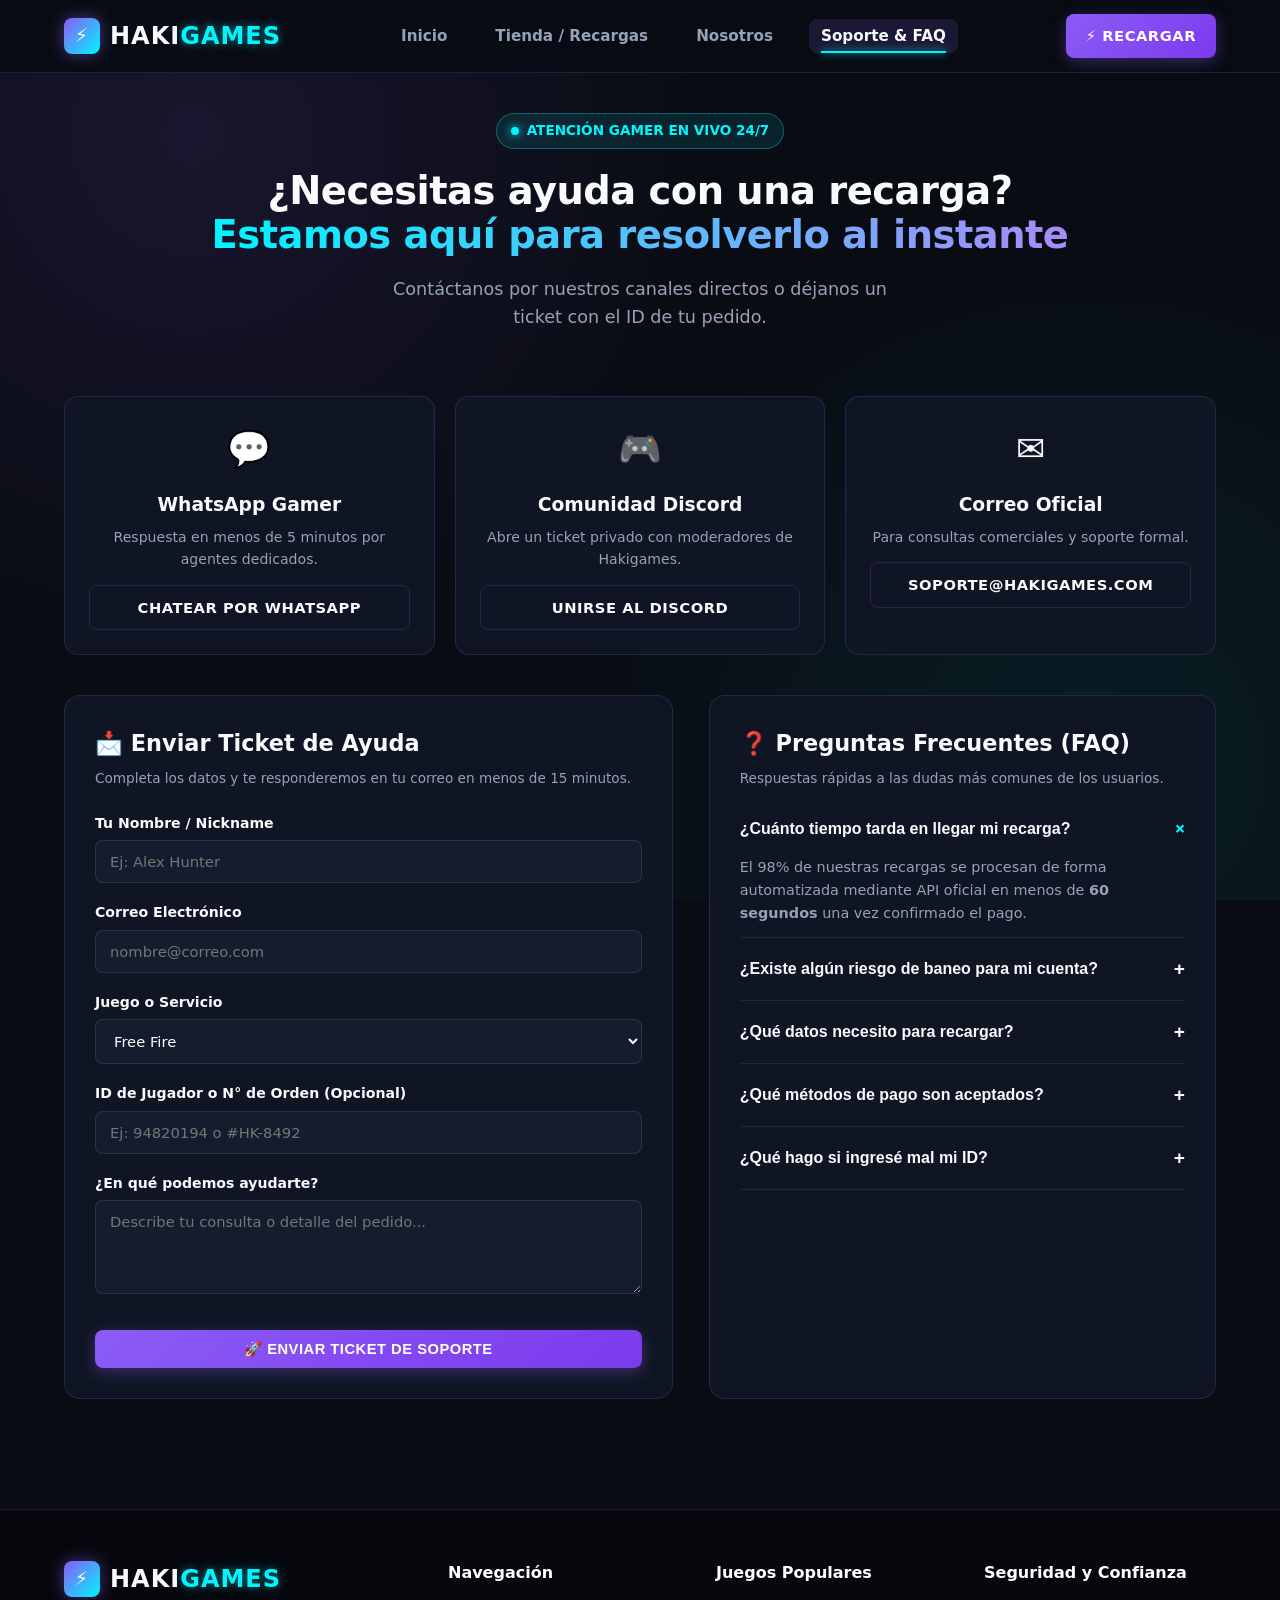
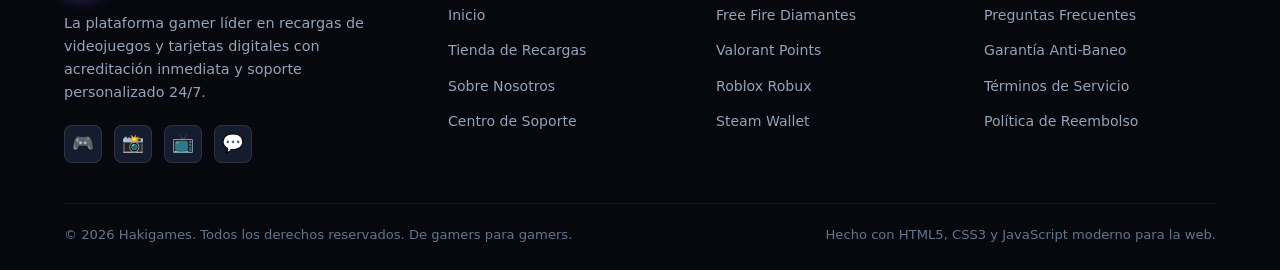
<file: contacto.html>
<!DOCTYPE html>
<html lang="es">
<head>
  <meta charset="UTF-8">
  <meta http-equiv="X-UA-Compatible" content="IE=edge">
  <meta name="viewport" content="width=device-width, initial-scale=1.0">
  <link rel="icon" href="images/html.png">
  <title>Centro de Soporte & FAQ | HAKIGAMES</title>
  <!-- Estilos Gamer Modernos -->
  <link rel="stylesheet" href="css/style.css">
</head>
<body>

  <!-- ==========================================
       HEADER & NAVEGACIÓN
       ========================================== -->
  <header class="site-header">
    <div class="container nav-container">
      <a href="index.html" class="brand-logo">
        <span class="logo-icon">⚡</span>
        <span class="brand-name">HAKI<span class="brand-highlight">GAMES</span></span>
      </a>

      <nav class="main-nav">
        <ul>
          <li><a href="index.html">Inicio</a></li>
          <li><a href="tienda.html">Tienda / Recargas</a></li>
          <li><a href="nosotros.html">Nosotros</a></li>
          <li><a href="contacto.html" class="active">Soporte & FAQ</a></li>
        </ul>
      </nav>

      <div class="nav-actions">
        <a href="tienda.html" class="btn btn-primary">⚡ Recargar</a>
        <button class="mobile-menu-btn" aria-label="Abrir menú">☰</button>
      </div>
    </div>
  </header>

  <main class="container">
    <!-- ==========================================
         HERO DE SOPORTE
         ========================================== -->
    <div class="support-hero">
      <div class="hero-tag">
        <span class="pulse"></span>
        Atención Gamer en Vivo 24/7
      </div>
      <h1 class="hero-title" style="font-size: 2.4rem;">
        ¿Necesitas ayuda con una recarga? <br>
        <span class="text-gradient">Estamos aquí para resolverlo al instante</span>
      </h1>
      <p class="hero-subtitle" style="margin: 0 auto 35px;">
        Contáctanos por nuestros canales directos o déjanos un ticket con el ID de tu pedido.
      </p>
    </div>

    <!-- ==========================================
         CANALES RÁPIDOS DE ATENCIÓN
         ========================================== -->
    <div class="support-channels">
      <div class="channel-card">
        <div class="channel-icon">💬</div>
        <h3 style="margin-bottom: 6px;">WhatsApp Gamer</h3>
        <p style="color: var(--text-secondary); font-size: 0.88rem; margin-bottom: 14px;">
          Respuesta en menos de 5 minutos por agentes dedicados.
        </p>
        <a href="https://whatsapp.com" target="_blank" class="btn btn-outline" style="width: 100%;">Chatear por WhatsApp</a>
      </div>

      <div class="channel-card">
        <div class="channel-icon">🎮</div>
        <h3 style="margin-bottom: 6px;">Comunidad Discord</h3>
        <p style="color: var(--text-secondary); font-size: 0.88rem; margin-bottom: 14px;">
          Abre un ticket privado con moderadores de Hakigames.
        </p>
        <a href="https://discord.com" target="_blank" class="btn btn-outline" style="width: 100%;">Unirse al Discord</a>
      </div>

      <div class="channel-card">
        <div class="channel-icon">✉️</div>
        <h3 style="margin-bottom: 6px;">Correo Oficial</h3>
        <p style="color: var(--text-secondary); font-size: 0.88rem; margin-bottom: 14px;">
          Para consultas comerciales y soporte formal.
        </p>
        <a href="mailto:soporte@hakigames.com" class="btn btn-outline" style="width: 100%;">soporte@hakigames.com</a>
      </div>
    </div>

    <!-- ==========================================
         FORMULARIO + PREGUNTAS FRECUENTES (FAQ)
         ========================================== -->
    <div class="support-layout">
      <!-- Formulario de Ticket -->
      <section>
        <form class="gamer-form" id="supportForm">
          <h2 style="font-size: 1.4rem; margin-bottom: 6px;">📩 Enviar Ticket de Ayuda</h2>
          <p style="color: var(--text-secondary); font-size: 0.85rem; margin-bottom: 22px;">
            Completa los datos y te responderemos en tu correo en menos de 15 minutos.
          </p>

          <div class="form-group">
            <label for="userName">Tu Nombre / Nickname</label>
            <input type="text" id="userName" class="form-control" placeholder="Ej: Alex Hunter" required>
          </div>

          <div class="form-group">
            <label for="userEmail">Correo Electrónico</label>
            <input type="email" id="userEmail" class="form-control" placeholder="nombre@correo.com" required>
          </div>

          <div class="form-group">
            <label for="gameSelect">Juego o Servicio</label>
            <select id="gameSelect" class="form-control">
              <option value="freefire">Free Fire</option>
              <option value="valorant">Valorant</option>
              <option value="roblox">Roblox</option>
              <option value="mobilelegends">Mobile Legends</option>
              <option value="steam">Steam Wallet</option>
              <option value="lol">League of Legends</option>
              <option value="otro">Otro Servicio / Consulta General</option>
            </select>
          </div>

          <div class="form-group">
            <label for="orderId">ID de Jugador o N° de Orden (Opcional)</label>
            <input type="text" id="orderId" class="form-control" placeholder="Ej: 94820194 o #HK-8492">
          </div>

          <div class="form-group">
            <label for="userMessage">¿En qué podemos ayudarte?</label>
            <textarea id="userMessage" class="form-control" rows="4" placeholder="Describe tu consulta o detalle del pedido..." required></textarea>
          </div>

          <button type="submit" class="btn btn-primary" style="width: 100%; margin-top: 10px;">
            🚀 Enviar Ticket de Soporte
          </button>
        </form>
      </section>

      <!-- Acordeón FAQ Interactivo -->
      <section class="faq-wrap">
        <h2 style="font-size: 1.4rem; margin-bottom: 6px;">❓ Preguntas Frecuentes (FAQ)</h2>
        <p style="color: var(--text-secondary); font-size: 0.85rem; margin-bottom: 20px;">
          Respuestas rápidas a las dudas más comunes de los usuarios.
        </p>

        <div class="faq-item open">
          <button class="faq-question">
            <span>¿Cuánto tiempo tarda en llegar mi recarga?</span>
            <span class="faq-icon">+</span>
          </button>
          <div class="faq-answer">
            El 98% de nuestras recargas se procesan de forma automatizada mediante API oficial en menos de <strong>60 segundos</strong> una vez confirmado el pago.
          </div>
        </div>

        <div class="faq-item">
          <button class="faq-question">
            <span>¿Existe algún riesgo de baneo para mi cuenta?</span>
            <span class="faq-icon">+</span>
          </button>
          <div class="faq-answer">
            <strong>Cero riesgo.</strong> En Hakigames trabajamos únicamente con distribuidores oficiales autorizados por las empresas de videojuegos (Garena, Riot Games, Valve). Nunca pedimos contraseñas de cuentas, solo tu ID o código de canje directo.
          </div>
        </div>

        <div class="faq-item">
          <button class="faq-question">
            <span>¿Qué datos necesito para recargar?</span>
            <span class="faq-icon">+</span>
          </button>
          <div class="faq-answer">
            Solo necesitas tu <strong>ID de jugador / UID</strong> (visible en tu perfil del juego) o tu correo para recibir los códigos digitales. Nunca compartas tu clave secreta.
          </div>
        </div>

        <div class="faq-item">
          <button class="faq-question">
            <span>¿Qué métodos de pago son aceptados?</span>
            <span class="faq-icon">+</span>
          </button>
          <div class="faq-answer">
            Aceptamos Mercado Pago, tarjetas de crédito/débito (Visa, Mastercard), PayPal, Binance Pay (USDT) y puntos de pago en efectivo locales (Pago Fácil, Rapipago, OXXO).
          </div>
        </div>

        <div class="faq-item">
          <button class="faq-question">
            <span>¿Qué hago si ingresé mal mi ID?</span>
            <span class="faq-icon">+</span>
          </button>
          <div class="faq-answer">
            Escríbenos inmediatamente por WhatsApp con el comprobante de pago. Si la recarga aún no fue despachada por el sistema automático, corregiremos tu ID al instante.
          </div>
        </div>
      </section>
    </div>
  </main>

  <!-- ==========================================
       FOOTER UNIFICADO
       ========================================== -->
  <footer class="site-footer">
    <div class="container footer-grid">
      <div class="footer-brand">
        <div class="brand-logo">
          <span class="logo-icon">⚡</span>
          <span class="brand-name">HAKI<span class="brand-highlight">GAMES</span></span>
        </div>
        <p>La plataforma gamer líder en recargas de videojuegos y tarjetas digitales con acreditación inmediata y soporte personalizado 24/7.</p>
        <div class="social-links">
          <a href="https://discord.com" target="_blank" class="social-pill" title="Discord">🎮</a>
          <a href="https://instagram.com" target="_blank" class="social-pill" title="Instagram">📸</a>
          <a href="https://youtube.com" target="_blank" class="social-pill" title="YouTube">📺</a>
          <a href="https://whatsapp.com" target="_blank" class="social-pill" title="WhatsApp">💬</a>
        </div>
      </div>

      <div class="footer-col">
        <h4>Navegación</h4>
        <ul>
          <li><a href="index.html">Inicio</a></li>
          <li><a href="tienda.html">Tienda de Recargas</a></li>
          <li><a href="nosotros.html">Sobre Nosotros</a></li>
          <li><a href="contacto.html">Centro de Soporte</a></li>
        </ul>
      </div>

      <div class="footer-col">
        <h4>Juegos Populares</h4>
        <ul>
          <li><a href="tienda.html">Free Fire Diamantes</a></li>
          <li><a href="tienda.html">Valorant Points</a></li>
          <li><a href="tienda.html">Roblox Robux</a></li>
          <li><a href="tienda.html">Steam Wallet</a></li>
        </ul>
      </div>

      <div class="footer-col">
        <h4>Seguridad y Confianza</h4>
        <ul>
          <li><a href="contacto.html">Preguntas Frecuentes</a></li>
          <li><a href="contacto.html">Garantía Anti-Baneo</a></li>
          <li><a href="contacto.html">Términos de Servicio</a></li>
          <li><a href="contacto.html">Política de Reembolso</a></li>
        </ul>
      </div>
    </div>

    <div class="container footer-bottom">
      <div>© 2026 Hakigames. Todos los derechos reservados. De gamers para gamers.</div>
      <div>Hecho con HTML5, CSS3 y JavaScript moderno para la web.</div>
    </div>
  </footer>

  <script src="js/main.js"></script>
</body>
</html>
</file>
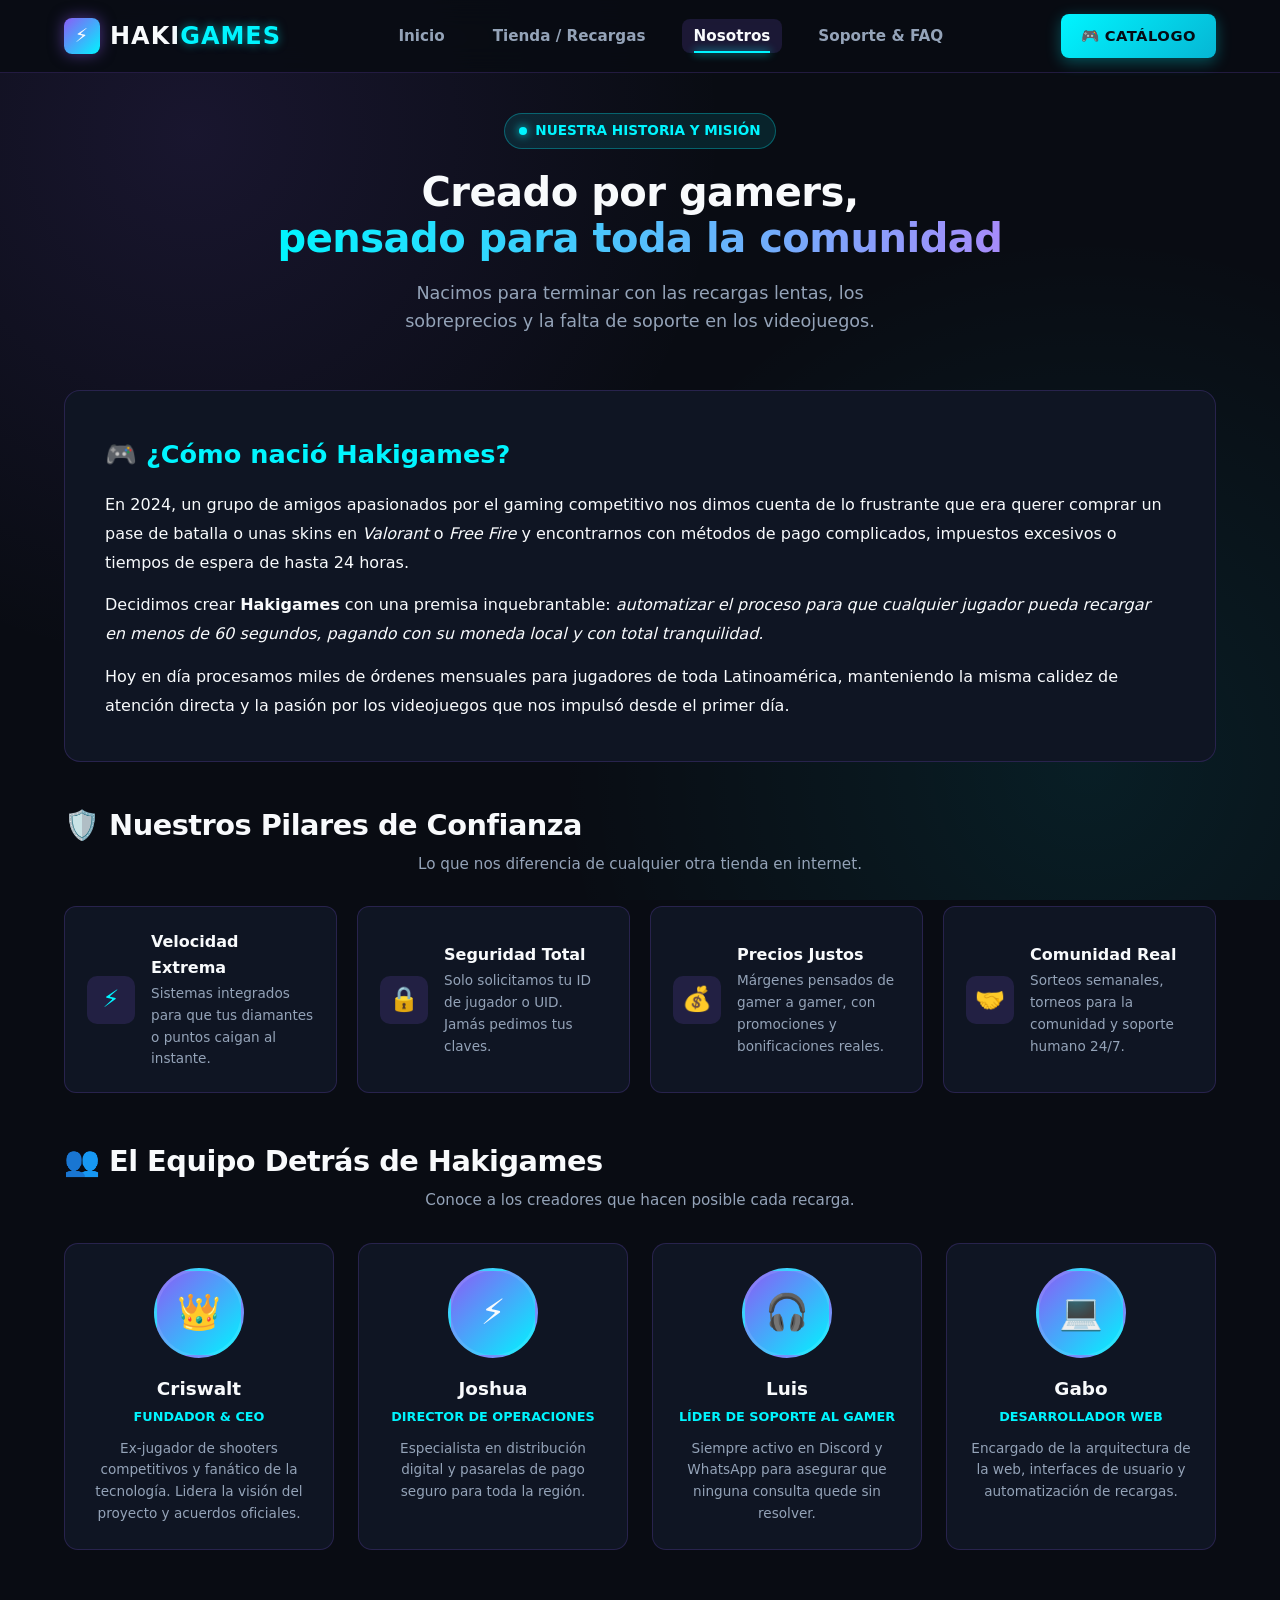
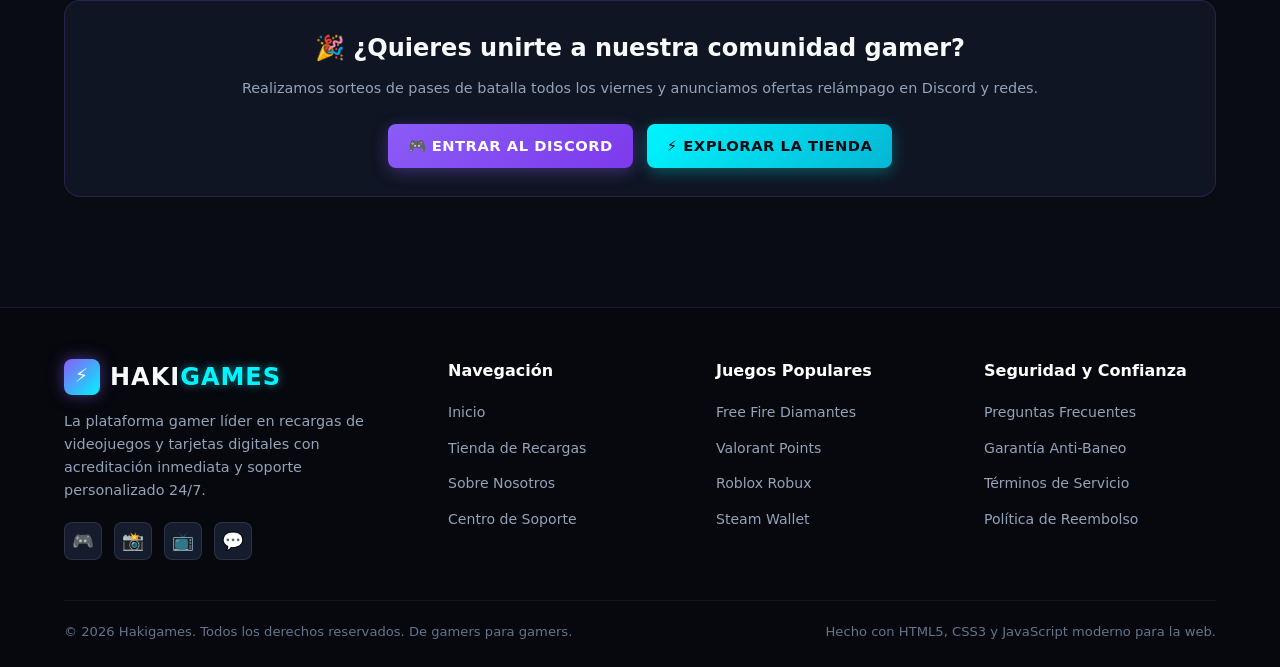
<file: nosotros.html>
<!DOCTYPE html>
<html lang="es">
<head>
  <meta charset="UTF-8">
  <meta http-equiv="X-UA-Compatible" content="IE=edge">
  <meta name="viewport" content="width=device-width, initial-scale=1.0">
  <link rel="icon" href="images/html.png">
  <title>Sobre Nosotros | HAKIGAMES</title>
  <!-- Estilos Gamer Modernos -->
  <link rel="stylesheet" href="css/style.css">
</head>
<body>

  <!-- ==========================================
       HEADER & NAVEGACIÓN
       ========================================== -->
  <header class="site-header">
    <div class="container nav-container">
      <a href="index.html" class="brand-logo">
        <span class="logo-icon">⚡</span>
        <span class="brand-name">HAKI<span class="brand-highlight">GAMES</span></span>
      </a>

      <nav class="main-nav">
        <ul>
          <li><a href="index.html">Inicio</a></li>
          <li><a href="tienda.html">Tienda / Recargas</a></li>
          <li><a href="nosotros.html" class="active">Nosotros</a></li>
          <li><a href="contacto.html">Soporte & FAQ</a></li>
        </ul>
      </nav>

      <div class="nav-actions">
        <a href="tienda.html" class="btn btn-cyan">🎮 Catálogo</a>
        <button class="mobile-menu-btn" aria-label="Abrir menú">☰</button>
      </div>
    </div>
  </header>

  <main class="container">
    <!-- ==========================================
         HERO NOSOTROS
         ========================================== -->
    <div class="about-hero">
      <div class="hero-tag">
        <span class="pulse"></span>
        Nuestra Historia y Misión
      </div>
      <h1 class="hero-title" style="font-size: 2.5rem;">
        Creado por gamers, <br>
        <span class="text-gradient">pensado para toda la comunidad</span>
      </h1>
      <p class="hero-subtitle" style="margin: 0 auto 35px;">
        Nacimos para terminar con las recargas lentas, los sobreprecios y la falta de soporte en los videojuegos.
      </p>
    </div>

    <!-- ==========================================
         HISTORIA DE HAKIGAMES
         ========================================== -->
    <section class="story-box">
      <h3>🎮 ¿Cómo nació Hakigames?</h3>
      <p style="margin-bottom: 14px;">
        En 2024, un grupo de amigos apasionados por el gaming competitivo nos dimos cuenta de lo frustrante que era querer comprar un pase de batalla o unas skins en <em>Valorant</em> o <em>Free Fire</em> y encontrarnos con métodos de pago complicados, impuestos excesivos o tiempos de espera de hasta 24 horas.
      </p>
      <p style="margin-bottom: 14px;">
        Decidimos crear <strong>Hakigames</strong> con una premisa inquebrantable: <em>automatizar el proceso para que cualquier jugador pueda recargar en menos de 60 segundos, pagando con su moneda local y con total tranquilidad.</em>
      </p>
      <p>
        Hoy en día procesamos miles de órdenes mensuales para jugadores de toda Latinoamérica, manteniendo la misma calidez de atención directa y la pasión por los videojuegos que nos impulsó desde el primer día.
      </p>
    </section>

    <!-- ==========================================
         NUESTROS PILARES
         ========================================== -->
    <section style="margin-bottom: 45px;">
      <div class="section-title-wrap" style="text-align: center; margin-bottom: 30px;">
        <h2>🛡️ Nuestros Pilares de Confianza</h2>
        <p>Lo que nos diferencia de cualquier otra tienda en internet.</p>
      </div>

      <div class="trust-grid">
        <div class="trust-card">
          <div class="trust-icon">⚡</div>
          <div class="trust-info">
            <h4>Velocidad Extrema</h4>
            <p>Sistemas integrados para que tus diamantes o puntos caigan al instante.</p>
          </div>
        </div>

        <div class="trust-card">
          <div class="trust-icon">🔒</div>
          <div class="trust-info">
            <h4>Seguridad Total</h4>
            <p>Solo solicitamos tu ID de jugador o UID. Jamás pedimos tus claves.</p>
          </div>
        </div>

        <div class="trust-card">
          <div class="trust-icon">💰</div>
          <div class="trust-info">
            <h4>Precios Justos</h4>
            <p>Márgenes pensados de gamer a gamer, con promociones y bonificaciones reales.</p>
          </div>
        </div>

        <div class="trust-card">
          <div class="trust-icon">🤝</div>
          <div class="trust-info">
            <h4>Comunidad Real</h4>
            <p>Sorteos semanales, torneos para la comunidad y soporte humano 24/7.</p>
          </div>
        </div>
      </div>
    </section>

    <!-- ==========================================
         EQUIPO FUNDADOR
         ========================================== -->
    <section style="margin-bottom: 50px;">
      <div class="section-title-wrap" style="text-align: center; margin-bottom: 30px;">
        <h2>👥 El Equipo Detrás de Hakigames</h2>
        <p>Conoce a los creadores que hacen posible cada recarga.</p>
      </div>

      <div class="team-grid">
        <!-- Miembro 1 -->
        <article class="team-card">
          <div class="team-avatar">👑</div>
          <h4>Criswalt</h4>
          <div class="team-role">Fundador & CEO</div>
          <p>Ex-jugador de shooters competitivos y fanático de la tecnología. Lidera la visión del proyecto y acuerdos oficiales.</p>
        </article>

        <!-- Miembro 2 -->
        <article class="team-card">
          <div class="team-avatar">⚡</div>
          <h4>Joshua</h4>
          <div class="team-role">Director de Operaciones</div>
          <p>Especialista en distribución digital y pasarelas de pago seguro para toda la región.</p>
        </article>

        <!-- Miembro 3 -->
        <article class="team-card">
          <div class="team-avatar">🎧</div>
          <h4>Luis</h4>
          <div class="team-role">Líder de Soporte al Gamer</div>
          <p>Siempre activo en Discord y WhatsApp para asegurar que ninguna consulta quede sin resolver.</p>
        </article>

        <!-- Miembro 4 -->
        <article class="team-card">
          <div class="team-avatar">💻</div>
          <h4>Gabo</h4>
          <div class="team-role">Desarrollador Web</div>
          <p>Encargado de la arquitectura de la web, interfaces de usuario y automatización de recargas.</p>
        </article>
      </div>
    </section>

    <!-- ==========================================
         CALL TO ACTION COMUNIDAD
         ========================================== -->
    <section class="payments-box" style="margin-bottom: 50px;">
      <h3 style="font-size: 1.5rem; margin-bottom: 10px;">🎉 ¿Quieres unirte a nuestra comunidad gamer?</h3>
      <p style="margin-bottom: 24px;">
        Realizamos sorteos de pases de batalla todos los viernes y anunciamos ofertas relámpago en Discord y redes.
      </p>
      <div style="display: flex; gap: 14px; justify-content: center; flex-wrap: wrap;">
        <a href="https://discord.com" target="_blank" class="btn btn-primary">🎮 Entrar al Discord</a>
        <a href="tienda.html" class="btn btn-cyan">⚡ Explorar la Tienda</a>
      </div>
    </section>
  </main>

  <!-- ==========================================
       FOOTER UNIFICADO
       ========================================== -->
  <footer class="site-footer">
    <div class="container footer-grid">
      <div class="footer-brand">
        <div class="brand-logo">
          <span class="logo-icon">⚡</span>
          <span class="brand-name">HAKI<span class="brand-highlight">GAMES</span></span>
        </div>
        <p>La plataforma gamer líder en recargas de videojuegos y tarjetas digitales con acreditación inmediata y soporte personalizado 24/7.</p>
        <div class="social-links">
          <a href="https://discord.com" target="_blank" class="social-pill" title="Discord">🎮</a>
          <a href="https://instagram.com" target="_blank" class="social-pill" title="Instagram">📸</a>
          <a href="https://youtube.com" target="_blank" class="social-pill" title="YouTube">📺</a>
          <a href="https://whatsapp.com" target="_blank" class="social-pill" title="WhatsApp">💬</a>
        </div>
      </div>

      <div class="footer-col">
        <h4>Navegación</h4>
        <ul>
          <li><a href="index.html">Inicio</a></li>
          <li><a href="tienda.html">Tienda de Recargas</a></li>
          <li><a href="nosotros.html">Sobre Nosotros</a></li>
          <li><a href="contacto.html">Centro de Soporte</a></li>
        </ul>
      </div>

      <div class="footer-col">
        <h4>Juegos Populares</h4>
        <ul>
          <li><a href="tienda.html">Free Fire Diamantes</a></li>
          <li><a href="tienda.html">Valorant Points</a></li>
          <li><a href="tienda.html">Roblox Robux</a></li>
          <li><a href="tienda.html">Steam Wallet</a></li>
        </ul>
      </div>

      <div class="footer-col">
        <h4>Seguridad y Confianza</h4>
        <ul>
          <li><a href="contacto.html">Preguntas Frecuentes</a></li>
          <li><a href="contacto.html">Garantía Anti-Baneo</a></li>
          <li><a href="contacto.html">Términos de Servicio</a></li>
          <li><a href="contacto.html">Política de Reembolso</a></li>
        </ul>
      </div>
    </div>

    <div class="container footer-bottom">
      <div>© 2026 Hakigames. Todos los derechos reservados. De gamers para gamers.</div>
      <div>Hecho con HTML5, CSS3 y JavaScript moderno para la web.</div>
    </div>
  </footer>

  <script src="js/main.js"></script>
</body>
</html>
</file>
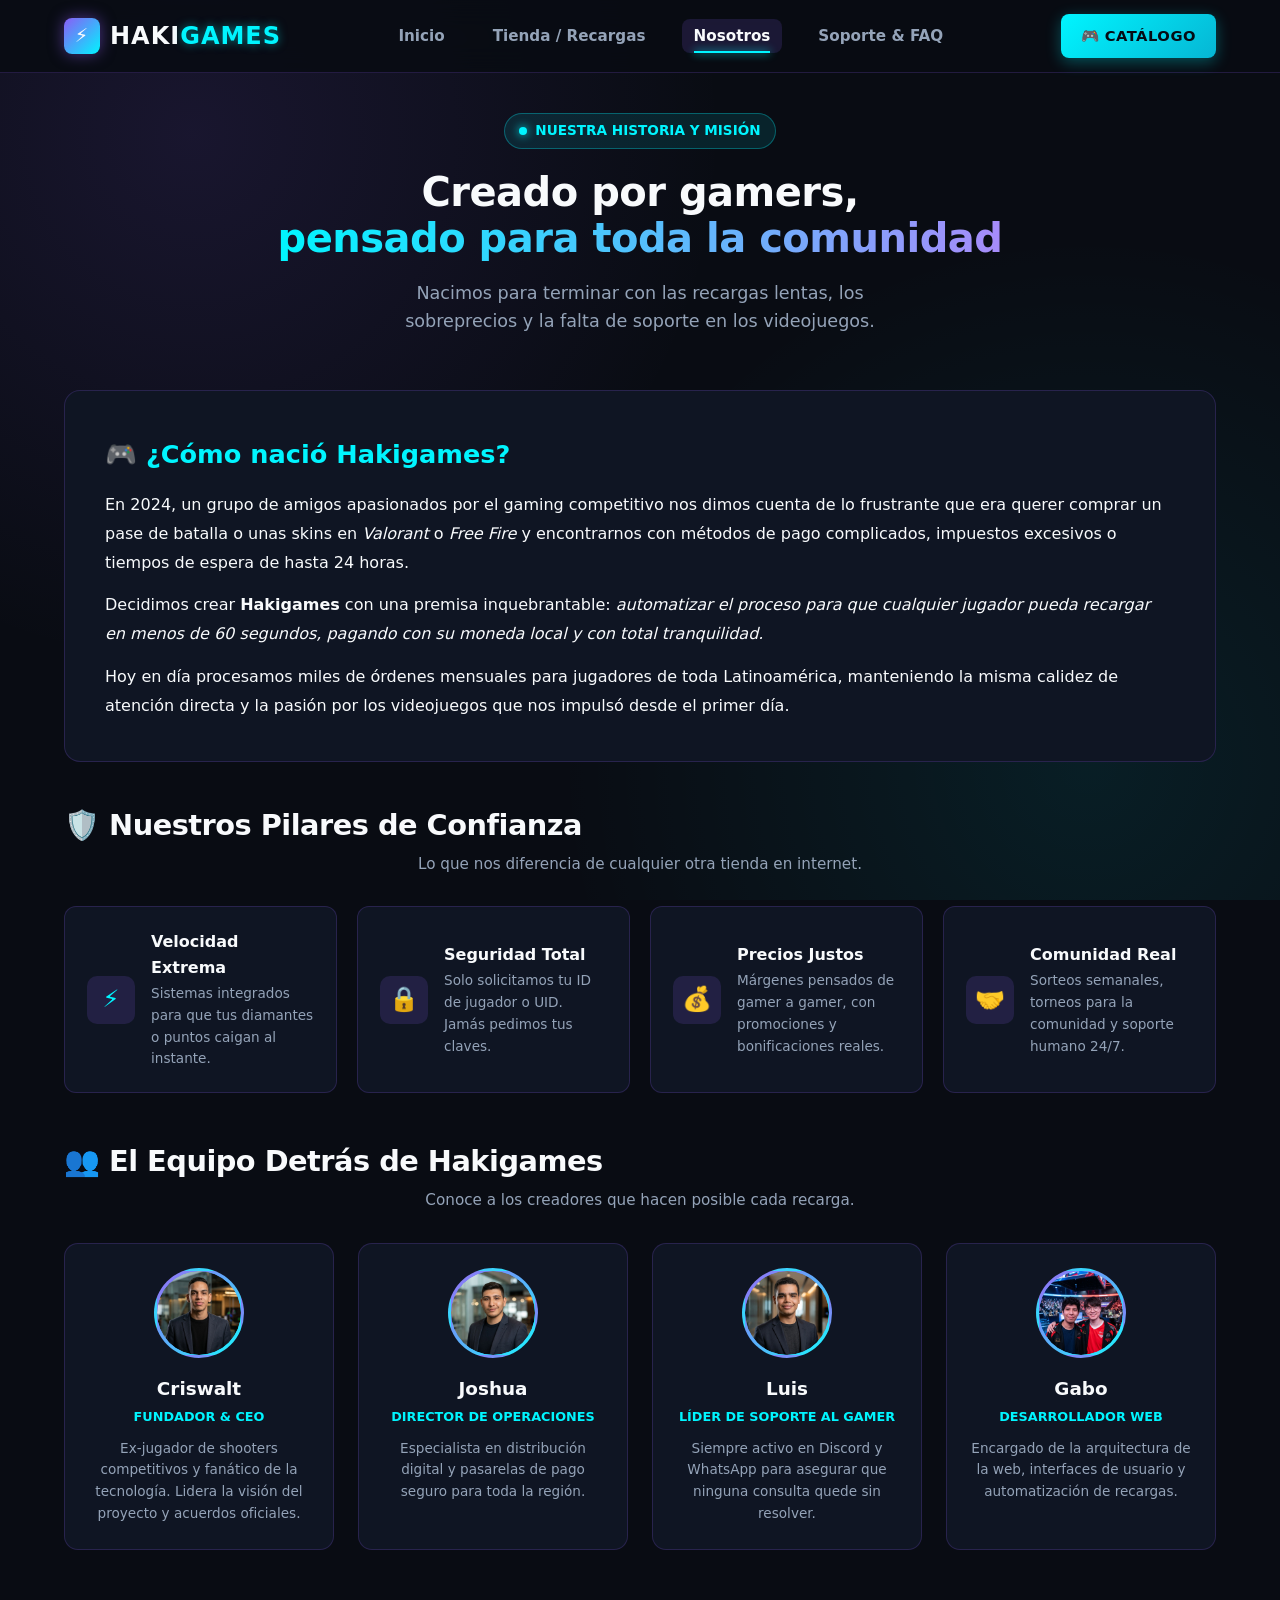
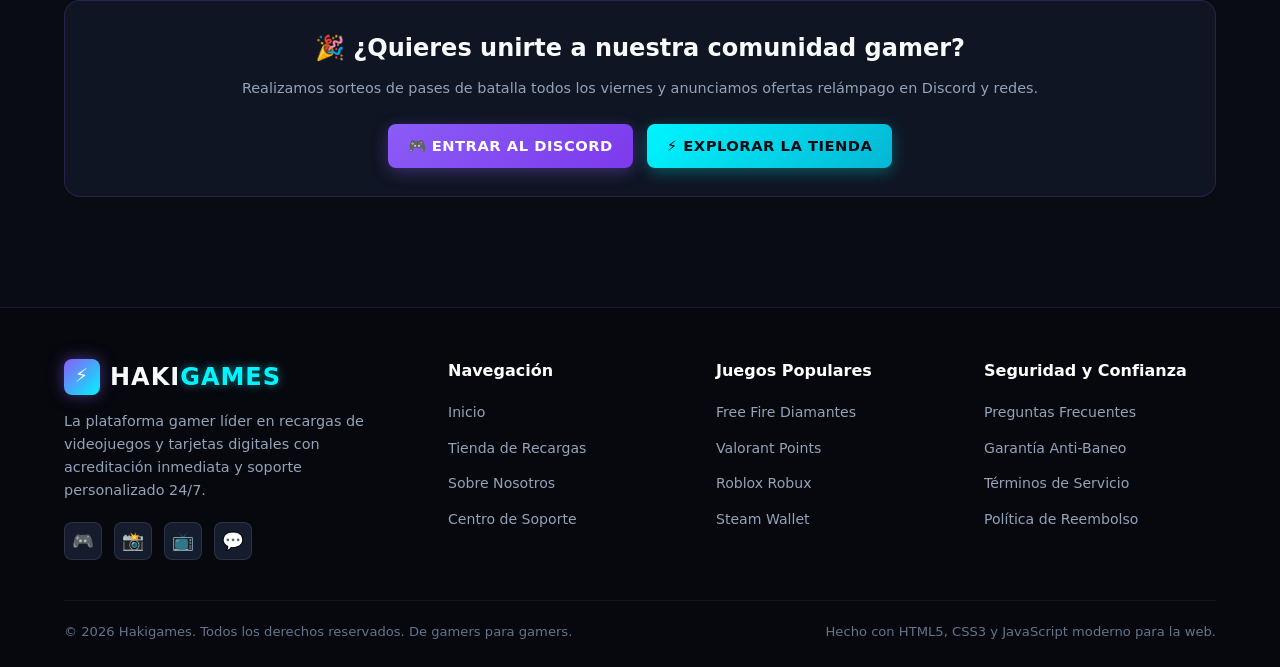
<file: sitio_web/nosotros.html>
<!DOCTYPE html>
<html lang="es">
<head>
  <meta charset="UTF-8">
  <meta http-equiv="X-UA-Compatible" content="IE=edge">
  <meta name="viewport" content="width=device-width, initial-scale=1.0">
  <link rel="icon" href="images/html.png">
  <title>Sobre Nosotros | HAKIGAMES</title>
  <!-- Estilos Gamer Modernos -->
  <link rel="stylesheet" href="css/style.css">
</head>
<body>

  <!-- ==========================================
       HEADER & NAVEGACIÓN
       ========================================== -->
  <header class="site-header">
    <div class="container nav-container">
      <a href="index.html" class="brand-logo">
        <span class="logo-icon">⚡</span>
        <span class="brand-name">HAKI<span class="brand-highlight">GAMES</span></span>
      </a>

      <nav class="main-nav">
        <ul>
          <li><a href="index.html">Inicio</a></li>
          <li><a href="tienda.html">Tienda / Recargas</a></li>
          <li><a href="nosotros.html" class="active">Nosotros</a></li>
          <li><a href="contacto.html">Soporte & FAQ</a></li>
        </ul>
      </nav>

      <div class="nav-actions">
        <a href="tienda.html" class="btn btn-cyan">🎮 Catálogo</a>
        <button class="mobile-menu-btn" aria-label="Abrir menú">☰</button>
      </div>
    </div>
  </header>

  <main class="container">
    <!-- ==========================================
         HERO NOSOTROS
         ========================================== -->
    <div class="about-hero">
      <div class="hero-tag">
        <span class="pulse"></span>
        Nuestra Historia y Misión
      </div>
      <h1 class="hero-title" style="font-size: 2.5rem;">
        Creado por gamers, <br>
        <span class="text-gradient">pensado para toda la comunidad</span>
      </h1>
      <p class="hero-subtitle" style="margin: 0 auto 35px;">
        Nacimos para terminar con las recargas lentas, los sobreprecios y la falta de soporte en los videojuegos.
      </p>
    </div>

    <!-- ==========================================
         HISTORIA DE HAKIGAMES
         ========================================== -->
    <section class="story-box">
      <h3>🎮 ¿Cómo nació Hakigames?</h3>
      <p style="margin-bottom: 14px;">
        En 2024, un grupo de amigos apasionados por el gaming competitivo nos dimos cuenta de lo frustrante que era querer comprar un pase de batalla o unas skins en <em>Valorant</em> o <em>Free Fire</em> y encontrarnos con métodos de pago complicados, impuestos excesivos o tiempos de espera de hasta 24 horas.
      </p>
      <p style="margin-bottom: 14px;">
        Decidimos crear <strong>Hakigames</strong> con una premisa inquebrantable: <em>automatizar el proceso para que cualquier jugador pueda recargar en menos de 60 segundos, pagando con su moneda local y con total tranquilidad.</em>
      </p>
      <p>
        Hoy en día procesamos miles de órdenes mensuales para jugadores de toda Latinoamérica, manteniendo la misma calidez de atención directa y la pasión por los videojuegos que nos impulsó desde el primer día.
      </p>
    </section>

    <!-- ==========================================
         NUESTROS PILARES
         ========================================== -->
    <section style="margin-bottom: 45px;">
      <div class="section-title-wrap" style="text-align: center; margin-bottom: 30px;">
        <h2>🛡️ Nuestros Pilares de Confianza</h2>
        <p>Lo que nos diferencia de cualquier otra tienda en internet.</p>
      </div>

      <div class="trust-grid">
        <div class="trust-card">
          <div class="trust-icon">⚡</div>
          <div class="trust-info">
            <h4>Velocidad Extrema</h4>
            <p>Sistemas integrados para que tus diamantes o puntos caigan al instante.</p>
          </div>
        </div>

        <div class="trust-card">
          <div class="trust-icon">🔒</div>
          <div class="trust-info">
            <h4>Seguridad Total</h4>
            <p>Solo solicitamos tu ID de jugador o UID. Jamás pedimos tus claves.</p>
          </div>
        </div>

        <div class="trust-card">
          <div class="trust-icon">💰</div>
          <div class="trust-info">
            <h4>Precios Justos</h4>
            <p>Márgenes pensados de gamer a gamer, con promociones y bonificaciones reales.</p>
          </div>
        </div>

        <div class="trust-card">
          <div class="trust-icon">🤝</div>
          <div class="trust-info">
            <h4>Comunidad Real</h4>
            <p>Sorteos semanales, torneos para la comunidad y soporte humano 24/7.</p>
          </div>
        </div>
      </div>
    </section>

    <!-- ==========================================
         EQUIPO FUNDADOR
         ========================================== -->
    <section style="margin-bottom: 50px;">
      <div class="section-title-wrap" style="text-align: center; margin-bottom: 30px;">
        <h2>👥 El Equipo Detrás de Hakigames</h2>
        <p>Conoce a los creadores que hacen posible cada recarga.</p>
      </div>

      <div class="team-grid">
        <!-- Miembro 1 -->
        <article class="team-card">
          <div class="team-avatar">
            <img src="images/criswalt_ceo.jpg" alt="Criswalt - Fundador & CEO">
          </div>
          <h4>Criswalt</h4>
          <div class="team-role">Fundador & CEO</div>
          <p>Ex-jugador de shooters competitivos y fanático de la tecnología. Lidera la visión del proyecto y acuerdos oficiales.</p>
        </article>

        <!-- Miembro 2 -->
        <article class="team-card">
          <div class="team-avatar">
            <img src="images/joshua_operaciones.jpg" alt="Joshua - Director de Operaciones">
          </div>
          <h4>Joshua</h4>
          <div class="team-role">Director de Operaciones</div>
          <p>Especialista en distribución digital y pasarelas de pago seguro para toda la región.</p>
        </article>

        <!-- Miembro 3 -->
        <article class="team-card">
          <div class="team-avatar">
            <img src="images/luis_soporte.jpg" alt="Luis - Líder de Soporte al Gamer">
          </div>
          <h4>Luis</h4>
          <div class="team-role">Líder de Soporte al Gamer</div>
          <p>Siempre activo en Discord y WhatsApp para asegurar que ninguna consulta quede sin resolver.</p>
        </article>

        <!-- Miembro 4 -->
        <article class="team-card">
          <div class="team-avatar">
            <img src="images/faker_team.jpg" alt="Gabo - Desarrollador Web">
          </div>
          <h4>Gabo</h4>
          <div class="team-role">Desarrollador Web</div>
          <p>Encargado de la arquitectura de la web, interfaces de usuario y automatización de recargas.</p>
        </article>
      </div>
    </section>

    <!-- ==========================================
         CALL TO ACTION COMUNIDAD
         ========================================== -->
    <section class="payments-box" style="margin-bottom: 50px;">
      <h3 style="font-size: 1.5rem; margin-bottom: 10px;">🎉 ¿Quieres unirte a nuestra comunidad gamer?</h3>
      <p style="margin-bottom: 24px;">
        Realizamos sorteos de pases de batalla todos los viernes y anunciamos ofertas relámpago en Discord y redes.
      </p>
      <div style="display: flex; gap: 14px; justify-content: center; flex-wrap: wrap;">
        <a href="https://discord.com" target="_blank" class="btn btn-primary">🎮 Entrar al Discord</a>
        <a href="tienda.html" class="btn btn-cyan">⚡ Explorar la Tienda</a>
      </div>
    </section>
  </main>

  <!-- ==========================================
       FOOTER UNIFICADO
       ========================================== -->
  <footer class="site-footer">
    <div class="container footer-grid">
      <div class="footer-brand">
        <div class="brand-logo">
          <span class="logo-icon">⚡</span>
          <span class="brand-name">HAKI<span class="brand-highlight">GAMES</span></span>
        </div>
        <p>La plataforma gamer líder en recargas de videojuegos y tarjetas digitales con acreditación inmediata y soporte personalizado 24/7.</p>
        <div class="social-links">
          <a href="https://discord.com" target="_blank" class="social-pill" title="Discord">🎮</a>
          <a href="https://instagram.com" target="_blank" class="social-pill" title="Instagram">📸</a>
          <a href="https://youtube.com" target="_blank" class="social-pill" title="YouTube">📺</a>
          <a href="https://whatsapp.com" target="_blank" class="social-pill" title="WhatsApp">💬</a>
        </div>
      </div>

      <div class="footer-col">
        <h4>Navegación</h4>
        <ul>
          <li><a href="index.html">Inicio</a></li>
          <li><a href="tienda.html">Tienda de Recargas</a></li>
          <li><a href="nosotros.html">Sobre Nosotros</a></li>
          <li><a href="contacto.html">Centro de Soporte</a></li>
        </ul>
      </div>

      <div class="footer-col">
        <h4>Juegos Populares</h4>
        <ul>
          <li><a href="tienda.html">Free Fire Diamantes</a></li>
          <li><a href="tienda.html">Valorant Points</a></li>
          <li><a href="tienda.html">Roblox Robux</a></li>
          <li><a href="tienda.html">Steam Wallet</a></li>
        </ul>
      </div>

      <div class="footer-col">
        <h4>Seguridad y Confianza</h4>
        <ul>
          <li><a href="contacto.html">Preguntas Frecuentes</a></li>
          <li><a href="contacto.html">Garantía Anti-Baneo</a></li>
          <li><a href="contacto.html">Términos de Servicio</a></li>
          <li><a href="contacto.html">Política de Reembolso</a></li>
        </ul>
      </div>
    </div>

    <div class="container footer-bottom">
      <div>© 2026 Hakigames. Todos los derechos reservados. De gamers para gamers.</div>
      <div>Hecho con HTML5, CSS3 y JavaScript moderno para la web.</div>
    </div>
  </footer>

  <!-- Modal Lightbox para ampliar la foto del miembro del equipo -->
  <div class="avatar-modal-overlay" id="avatarModal">
    <div class="avatar-modal-card">
      <button class="modal-close-btn" id="closeAvatarModal" aria-label="Cerrar vista grande">✕</button>
      <img id="avatarModalImg" src="data:image/svg+xml,%3Csvg xmlns='http://www.w3.org/2000/svg' viewBox='0 0 1 1'%3E%3C/svg%3E" alt="Foto ampliada del miembro" class="avatar-modal-img">
      <h3 id="avatarModalName" style="font-size: 1.35rem; margin-bottom: 4px; color: var(--text-primary);"></h3>
      <p id="avatarModalRole" style="color: var(--accent-cyan); font-size: 0.85rem; font-weight: 700; text-transform: uppercase; letter-spacing: 0.5px;"></p>
    </div>
  </div>

  <script src="js/main.js"></script>
</body>
</html>
</file>
<file: css/style.css>
/* ===================================================================
   HAKIGAMES - ESTILOS PRINCIPALES
   Inspirado en el diseño gamer profesional de plataformas como BONOX
   =================================================================== */

:root {
  /* Paleta de colores */
  --bg-dark: #090c13;
  --bg-surface: #0f1523;
  --bg-card: #151c2e;
  --bg-card-hover: #1c253d;
  --border-color: rgba(139, 92, 246, 0.2);
  --border-glow: rgba(0, 245, 255, 0.4);

  /* Acentos */
  --accent-purple: #8b5cf6;
  --accent-purple-light: #a78bfa;
  --accent-cyan: #00f5ff;
  --accent-cyan-dark: #06b6d4;
  --accent-green: #10b981;
  --accent-amber: #f59e0b;
  --accent-red: #ef4444;

  /* Texto */
  --text-primary: #f8fafc;
  --text-secondary: #94a3b8;
  --text-muted: #64748b;

  /* Tipografía y medidas */
  --font-main: 'Segoe UI', system-ui, -apple-system, BlinkMacSystemFont, Roboto, sans-serif;
  --font-gamer: 'Segoe UI', system-ui, sans-serif;
  --transition: all 0.25s cubic-bezier(0.4, 0, 0.2, 1);
  --border-radius: 12px;
  --container-max: 1200px;
}

/* Reset y base */
* {
  margin: 0;
  padding: 0;
  box-sizing: border-box;
}

html {
  scroll-behavior: smooth;
  color-scheme: dark;
}

body {
  font-family: var(--font-main);
  background-color: var(--bg-dark);
  color: var(--text-primary);
  line-height: 1.6;
  min-height: 100vh;
  display: flex;
  flex-direction: column;
  background-image: 
    radial-gradient(circle at 15% 15%, rgba(139, 92, 246, 0.12) 0%, transparent 40%),
    radial-gradient(circle at 85% 85%, rgba(0, 245, 255, 0.08) 0%, transparent 40%);
  background-attachment: fixed;
}

main {
  flex: 1;
}

a {
  color: inherit;
  text-decoration: none;
  transition: var(--transition);
}

img {
  max-width: 100%;
  height: auto;
  display: block;
}

.container {
  width: 90%;
  max-width: var(--container-max);
  margin: 0 auto;
}

/* ===================================================================
   HEADER & NAVEGACIÓN
   =================================================================== */
.site-header {
  position: sticky;
  top: 0;
  z-index: 1000;
  background: rgba(9, 12, 19, 0.88);
  backdrop-filter: blur(14px);
  border-bottom: 1px solid var(--border-color);
}

.nav-container {
  display: flex;
  justify-content: space-between;
  align-items: center;
  height: 72px;
}

/* Logo */
.brand-logo {
  display: flex;
  align-items: center;
  gap: 10px;
  font-size: 1.5rem;
  font-weight: 800;
  letter-spacing: 1px;
  text-transform: uppercase;
}

.brand-logo .logo-icon {
  width: 36px;
  height: 36px;
  background: linear-gradient(135deg, var(--accent-purple), var(--accent-cyan));
  border-radius: 8px;
  display: flex;
  align-items: center;
  justify-content: center;
  font-size: 1.2rem;
  box-shadow: 0 0 15px rgba(139, 92, 246, 0.5);
}

.brand-logo .brand-name {
  color: var(--text-primary);
}

.brand-logo .brand-highlight {
  color: var(--accent-cyan);
  text-shadow: 0 0 10px rgba(0, 245, 255, 0.5);
}

/* Enlaces del Nav */
.main-nav ul {
  display: flex;
  list-style: none;
  gap: 24px;
  align-items: center;
}

.main-nav a {
  font-size: 0.95rem;
  font-weight: 600;
  color: var(--text-secondary);
  padding: 8px 12px;
  border-radius: 8px;
  position: relative;
}

.main-nav a:hover,
.main-nav a.active {
  color: var(--text-primary);
  background: rgba(139, 92, 246, 0.15);
}

.main-nav a.active::after {
  content: '';
  position: absolute;
  bottom: 0;
  left: 12px;
  right: 12px;
  height: 2px;
  background: var(--accent-cyan);
  box-shadow: 0 0 8px var(--accent-cyan);
}

.nav-actions {
  display: flex;
  align-items: center;
  gap: 14px;
}

/* Botón de acción destacado */
.btn {
  display: inline-flex;
  align-items: center;
  justify-content: center;
  gap: 8px;
  padding: 10px 20px;
  border-radius: 8px;
  font-weight: 700;
  font-size: 0.92rem;
  cursor: pointer;
  transition: var(--transition);
  border: none;
  outline: none;
  text-transform: uppercase;
  letter-spacing: 0.5px;
}

.btn-primary {
  background: linear-gradient(135deg, var(--accent-purple), #7c3aed);
  color: #fff;
  box-shadow: 0 4px 15px rgba(139, 92, 246, 0.35);
}

.btn-primary:hover {
  background: linear-gradient(135deg, #9333ea, var(--accent-cyan));
  box-shadow: 0 6px 20px rgba(0, 245, 255, 0.4);
  transform: translateY(-2px);
}

.btn-cyan {
  background: linear-gradient(135deg, var(--accent-cyan), var(--accent-cyan-dark));
  color: #050b14;
  box-shadow: 0 4px 15px rgba(0, 245, 255, 0.3);
}

.btn-cyan:hover {
  background: linear-gradient(135deg, #38bdf8, var(--accent-purple));
  color: #fff;
  transform: translateY(-2px);
}

.btn-outline {
  background: transparent;
  color: var(--text-primary);
  border: 1px solid var(--border-color);
}

.btn-outline:hover {
  background: rgba(139, 92, 246, 0.1);
  border-color: var(--accent-purple);
  color: var(--accent-cyan);
}

/* Botón menú móvil */
.mobile-menu-btn {
  display: none;
  background: transparent;
  border: none;
  color: var(--text-primary);
  font-size: 1.5rem;
  cursor: pointer;
}

/* ===================================================================
   HERO BANNER (BONOX STYLE)
   =================================================================== */
.hero-section {
  padding: 50px 0 40px;
  position: relative;
  overflow: hidden;
}

.hero-banner {
  background: linear-gradient(135deg, rgba(21, 28, 46, 0.9) 0%, rgba(15, 21, 35, 0.95) 100%),
              radial-gradient(circle at top right, rgba(139, 92, 246, 0.3), transparent 70%);
  border: 1px solid var(--border-color);
  border-radius: 18px;
  padding: 50px 40px;
  display: grid;
  grid-template-columns: 1.2fr 1fr;
  gap: 40px;
  align-items: center;
  box-shadow: 0 20px 40px rgba(0, 0, 0, 0.5);
  position: relative;
}

.hero-tag {
  display: inline-flex;
  align-items: center;
  gap: 8px;
  background: rgba(0, 245, 255, 0.1);
  color: var(--accent-cyan);
  border: 1px solid rgba(0, 245, 255, 0.3);
  padding: 6px 14px;
  border-radius: 30px;
  font-size: 0.85rem;
  font-weight: 700;
  text-transform: uppercase;
  margin-bottom: 20px;
}

.hero-tag .pulse {
  width: 8px;
  height: 8px;
  background: var(--accent-cyan);
  border-radius: 50%;
  box-shadow: 0 0 10px var(--accent-cyan);
  animation: pulse 1.8s infinite;
}

@keyframes pulse {
  0%, 100% { opacity: 1; transform: scale(1); }
  50% { opacity: 0.4; transform: scale(1.3); }
}

.hero-title {
  font-size: 2.8rem;
  font-weight: 800;
  line-height: 1.15;
  margin-bottom: 18px;
  letter-spacing: -0.5px;
}

.hero-title .text-gradient {
  background: linear-gradient(90deg, var(--accent-cyan), var(--accent-purple-light));
  -webkit-background-clip: text;
  -webkit-text-fill-color: transparent;
}

.hero-subtitle {
  font-size: 1.1rem;
  color: var(--text-secondary);
  margin-bottom: 30px;
  max-width: 500px;
}

.hero-buttons {
  display: flex;
  gap: 16px;
  flex-wrap: wrap;
}

.hero-visual {
  position: relative;
  display: flex;
  justify-content: center;
  align-items: center;
}

.hero-card-preview {
  background: var(--bg-surface);
  border: 1px solid var(--border-glow);
  border-radius: 16px;
  padding: 24px;
  width: 100%;
  max-width: 380px;
  box-shadow: 0 15px 35px rgba(0, 0, 0, 0.6), 0 0 25px rgba(139, 92, 246, 0.25);
}

.preview-badge {
  background: var(--accent-purple);
  color: #fff;
  font-size: 0.75rem;
  font-weight: 800;
  padding: 4px 10px;
  border-radius: 6px;
  display: inline-block;
  margin-bottom: 14px;
}

.preview-game-img {
  width: 100%;
  height: 180px;
  object-fit: cover;
  border-radius: 10px;
  margin-bottom: 16px;
}

.preview-meta {
  display: flex;
  justify-content: space-between;
  align-items: center;
  margin-bottom: 16px;
}

.preview-price {
  font-size: 1.4rem;
  font-weight: 800;
  color: var(--accent-cyan);
}

/* ===================================================================
   INSIGNIAS DE CONFIANZA / STATS
   =================================================================== */
.trust-badges-section {
  padding: 20px 0 40px;
}

.trust-grid {
  display: grid;
  grid-template-columns: repeat(auto-fit, minmax(240px, 1fr));
  gap: 20px;
}

.trust-card {
  background: var(--bg-surface);
  border: 1px solid var(--border-color);
  border-radius: var(--border-radius);
  padding: 22px;
  display: flex;
  align-items: center;
  gap: 16px;
  transition: var(--transition);
}

.trust-card:hover {
  transform: translateY(-3px);
  border-color: var(--accent-purple);
  box-shadow: 0 8px 20px rgba(139, 92, 246, 0.15);
}

.trust-icon {
  width: 48px;
  height: 48px;
  border-radius: 10px;
  background: rgba(139, 92, 246, 0.15);
  display: flex;
  align-items: center;
  justify-content: center;
  font-size: 1.5rem;
  color: var(--accent-cyan);
  flex-shrink: 0;
}

.trust-info h4 {
  font-size: 1rem;
  font-weight: 700;
  margin-bottom: 3px;
}

.trust-info p {
  font-size: 0.85rem;
  color: var(--text-secondary);
}

/* ===================================================================
   SECCIONES Y ENCABEZADOS COMUNES
   =================================================================== */
.section-header {
  display: flex;
  justify-content: space-between;
  align-items: flex-end;
  margin-bottom: 28px;
  border-bottom: 1px solid rgba(255, 255, 255, 0.06);
  padding-bottom: 14px;
}

.section-title-wrap h2 {
  font-size: 1.8rem;
  font-weight: 800;
  letter-spacing: -0.5px;
  display: flex;
  align-items: center;
  gap: 10px;
}

.section-title-wrap p {
  color: var(--text-secondary);
  font-size: 0.95rem;
  margin-top: 4px;
}

.view-all-link {
  color: var(--accent-cyan);
  font-weight: 700;
  font-size: 0.9rem;
  display: flex;
  align-items: center;
  gap: 6px;
}

.view-all-link:hover {
  text-decoration: underline;
  color: #fff;
}

/* ===================================================================
   TARJETAS DE JUEGOS (BONOX CATALOG GRID)
   =================================================================== */
.games-grid {
  display: grid;
  grid-template-columns: repeat(auto-fill, minmax(260px, 1fr));
  gap: 22px;
  margin-bottom: 40px;
}

.game-card {
  background: var(--bg-surface);
  border: 1px solid var(--border-color);
  border-radius: 14px;
  overflow: hidden;
  transition: var(--transition);
  display: flex;
  flex-direction: column;
  position: relative;
}

.game-card:hover {
  transform: translateY(-6px);
  border-color: var(--border-glow);
  box-shadow: 0 12px 28px rgba(0, 0, 0, 0.6), 0 0 18px rgba(0, 245, 255, 0.2);
}

.game-card-img-wrap {
  position: relative;
  height: 160px;
  overflow: hidden;
  background: #0f172a;
}

.game-card-img-wrap img {
  width: 100%;
  height: 100%;
  object-fit: cover;
  transition: transform 0.4s ease;
}

.game-card:hover .game-card-img-wrap img {
  transform: scale(1.06);
}

.game-tag-badge {
  position: absolute;
  top: 10px;
  left: 10px;
  background: rgba(9, 12, 19, 0.85);
  backdrop-filter: blur(6px);
  color: var(--accent-cyan);
  border: 1px solid rgba(0, 245, 255, 0.4);
  font-size: 0.72rem;
  font-weight: 800;
  padding: 3px 8px;
  border-radius: 6px;
  text-transform: uppercase;
  letter-spacing: 0.5px;
}

.game-discount-badge {
  position: absolute;
  top: 10px;
  right: 10px;
  background: linear-gradient(135deg, #ef4444, #dc2626);
  color: #fff;
  font-size: 0.72rem;
  font-weight: 800;
  padding: 3px 8px;
  border-radius: 6px;
}

.game-card-body {
  padding: 18px;
  display: flex;
  flex-direction: column;
  flex: 1;
}

.game-category {
  font-size: 0.75rem;
  font-weight: 700;
  color: var(--accent-purple-light);
  text-transform: uppercase;
  margin-bottom: 4px;
}

.game-title {
  font-size: 1.15rem;
  font-weight: 700;
  margin-bottom: 6px;
  color: var(--text-primary);
}

.game-desc {
  font-size: 0.82rem;
  color: var(--text-secondary);
  margin-bottom: 14px;
  flex: 1;
}

.game-card-footer {
  display: flex;
  justify-content: space-between;
  align-items: center;
  border-top: 1px solid rgba(255, 255, 255, 0.06);
  padding-top: 12px;
  margin-top: auto;
}

.game-price-label {
  font-size: 0.72rem;
  color: var(--text-muted);
  text-transform: uppercase;
}

.game-price-val {
  font-size: 1.05rem;
  font-weight: 800;
  color: var(--accent-cyan);
}

.btn-recharge {
  padding: 7px 14px;
  font-size: 0.8rem;
  border-radius: 6px;
}

/* ===================================================================
   MÉTODOS DE PAGO
   =================================================================== */
.payments-section {
  padding: 30px 0 50px;
}

.payments-box {
  background: var(--bg-surface);
  border: 1px solid var(--border-color);
  border-radius: 16px;
  padding: 28px 32px;
  text-align: center;
}

.payments-box h3 {
  font-size: 1.25rem;
  margin-bottom: 8px;
}

.payments-box p {
  color: var(--text-secondary);
  font-size: 0.9rem;
  margin-bottom: 22px;
}

.payment-badges {
  display: flex;
  justify-content: center;
  align-items: center;
  gap: 16px;
  flex-wrap: wrap;
}

.pay-badge {
  background: var(--bg-card);
  border: 1px solid rgba(255, 255, 255, 0.08);
  padding: 8px 18px;
  border-radius: 8px;
  font-size: 0.88rem;
  font-weight: 700;
  color: var(--text-primary);
  display: flex;
  align-items: center;
  gap: 8px;
  transition: var(--transition);
}

.pay-badge:hover {
  border-color: var(--accent-cyan);
  background: var(--bg-card-hover);
}

/* ===================================================================
   FILTROS DE TIENDA (tienda.html)
   =================================================================== */
.filter-bar {
  display: flex;
  gap: 10px;
  margin-bottom: 28px;
  flex-wrap: wrap;
}

.filter-btn {
  background: var(--bg-surface);
  border: 1px solid var(--border-color);
  color: var(--text-secondary);
  padding: 8px 18px;
  border-radius: 8px;
  font-size: 0.88rem;
  font-weight: 600;
  cursor: pointer;
  transition: var(--transition);
}

.filter-btn:hover,
.filter-btn.active {
  background: var(--accent-purple);
  color: #fff;
  border-color: var(--accent-purple);
  box-shadow: 0 2px 10px rgba(139, 92, 246, 0.3);
}

/* Tabla de cotización moderna */
.gamer-table-wrap {
  background: var(--bg-surface);
  border: 1px solid var(--border-color);
  border-radius: 14px;
  overflow: hidden;
  margin-top: 30px;
  box-shadow: 0 10px 30px rgba(0, 0, 0, 0.4);
}

.gamer-table {
  width: 100%;
  border-collapse: collapse;
  text-align: left;
}

.gamer-table th {
  background: var(--bg-card);
  color: var(--accent-cyan);
  font-size: 0.82rem;
  text-transform: uppercase;
  letter-spacing: 0.5px;
  padding: 14px 20px;
  border-bottom: 1px solid var(--border-color);
}

.gamer-table td {
  padding: 14px 20px;
  border-bottom: 1px solid rgba(255, 255, 255, 0.05);
  font-size: 0.9rem;
}

.gamer-table tr:hover td {
  background: rgba(139, 92, 246, 0.06);
}

.badge-status {
  display: inline-block;
  padding: 3px 8px;
  border-radius: 4px;
  font-size: 0.75rem;
  font-weight: 700;
  text-transform: uppercase;
}

.badge-instant {
  background: rgba(16, 185, 129, 0.15);
  color: var(--accent-green);
  border: 1px solid rgba(16, 185, 129, 0.3);
}

/* ===================================================================
   SOPORTE Y FORMULARIO (contacto.html)
   =================================================================== */
.support-hero {
  text-align: center;
  padding: 40px 0 30px;
}

.support-channels {
  display: grid;
  grid-template-columns: repeat(auto-fit, minmax(280px, 1fr));
  gap: 20px;
  margin-bottom: 40px;
}

.channel-card {
  background: var(--bg-surface);
  border: 1px solid var(--border-color);
  border-radius: 14px;
  padding: 24px;
  text-align: center;
  transition: var(--transition);
}

.channel-card:hover {
  transform: translateY(-4px);
  border-color: var(--accent-cyan);
  box-shadow: 0 10px 25px rgba(0, 245, 255, 0.15);
}

.channel-icon {
  font-size: 2.2rem;
  margin-bottom: 12px;
}

.support-layout {
  display: grid;
  grid-template-columns: 1.2fr 1fr;
  gap: 36px;
  margin-bottom: 50px;
}

.gamer-form {
  background: var(--bg-surface);
  border: 1px solid var(--border-color);
  border-radius: 16px;
  padding: 30px;
}

.form-group {
  margin-bottom: 18px;
}

.form-group label {
  display: block;
  font-size: 0.88rem;
  font-weight: 600;
  margin-bottom: 6px;
  color: var(--text-primary);
}

.form-control {
  width: 100%;
  background: var(--bg-card);
  border: 1px solid rgba(255, 255, 255, 0.1);
  border-radius: 8px;
  padding: 12px 14px;
  color: #fff;
  font-family: inherit;
  font-size: 0.92rem;
  transition: var(--transition);
}

.form-control:focus {
  outline: none;
  border-color: var(--accent-cyan);
  box-shadow: 0 0 10px rgba(0, 245, 255, 0.25);
  background: #192238;
}

/* Acordeón FAQ */
.faq-wrap {
  background: var(--bg-surface);
  border: 1px solid var(--border-color);
  border-radius: 16px;
  padding: 30px;
}

.faq-item {
  border-bottom: 1px solid rgba(255, 255, 255, 0.08);
  margin-bottom: 12px;
  padding-bottom: 12px;
}

.faq-question {
  width: 100%;
  background: none;
  border: none;
  color: var(--text-primary);
  font-size: 1rem;
  font-weight: 700;
  text-align: left;
  padding: 8px 0;
  cursor: pointer;
  display: flex;
  justify-content: space-between;
  align-items: center;
}

.faq-question:hover {
  color: var(--accent-cyan);
}

.faq-answer {
  max-height: 0;
  overflow: hidden;
  transition: max-height 0.3s ease;
  color: var(--text-secondary);
  font-size: 0.9rem;
}

.faq-item.open .faq-answer {
  max-height: 250px;
  margin-top: 8px;
}

.faq-item.open .faq-icon {
  transform: rotate(45deg);
  color: var(--accent-cyan);
}

.faq-icon {
  transition: transform 0.25s ease;
  font-size: 1.2rem;
}

/* ===================================================================
   NOSOTROS / EQUIPO (nosotros.html)
   =================================================================== */
.about-hero {
  padding: 40px 0 20px;
  text-align: center;
}

.story-box {
  background: var(--bg-surface);
  border: 1px solid var(--border-color);
  border-radius: 16px;
  padding: 40px;
  margin-bottom: 40px;
  line-height: 1.8;
}

.story-box h3 {
  font-size: 1.6rem;
  margin-bottom: 14px;
  color: var(--accent-cyan);
}

.team-grid {
  display: grid;
  grid-template-columns: repeat(auto-fit, minmax(240px, 1fr));
  gap: 24px;
  margin-bottom: 50px;
}

.team-card {
  background: var(--bg-surface);
  border: 1px solid var(--border-color);
  border-radius: 14px;
  padding: 24px;
  text-align: center;
  transition: var(--transition);
}

.team-card:hover {
  transform: translateY(-5px);
  border-color: var(--accent-purple);
  box-shadow: 0 10px 25px rgba(139, 92, 246, 0.2);
}

.team-avatar {
  width: 90px;
  height: 90px;
  border-radius: 50%;
  margin: 0 auto 16px;
  background: linear-gradient(135deg, var(--accent-purple), var(--accent-cyan));
  display: flex;
  align-items: center;
  justify-content: center;
  font-size: 2.2rem;
  border: 3px solid rgba(255, 255, 255, 0.1);
}

.team-card h4 {
  font-size: 1.15rem;
  margin-bottom: 4px;
}

.team-role {
  font-size: 0.8rem;
  color: var(--accent-cyan);
  font-weight: 700;
  text-transform: uppercase;
  margin-bottom: 10px;
}

.team-card p {
  font-size: 0.85rem;
  color: var(--text-secondary);
}

/* ===================================================================
   MODAL DE RECARGA INTERACTIVO (Vanilla JS)
   =================================================================== */
.modal-overlay {
  position: fixed;
  inset: 0;
  background: rgba(0, 0, 0, 0.75);
  backdrop-filter: blur(6px);
  display: flex;
  align-items: center;
  justify-content: center;
  z-index: 2000;
  opacity: 0;
  visibility: hidden;
  transition: var(--transition);
  padding: 20px;
}

.modal-overlay.active {
  opacity: 1;
  visibility: visible;
}

.modal-content {
  background: var(--bg-surface);
  border: 1px solid var(--border-glow);
  border-radius: 18px;
  width: 100%;
  max-width: 520px;
  padding: 30px;
  position: relative;
  box-shadow: 0 20px 50px rgba(0, 0, 0, 0.8), 0 0 30px rgba(0, 245, 255, 0.2);
  transform: scale(0.92);
  transition: var(--transition);
}

.modal-overlay.active .modal-content {
  transform: scale(1);
}

.modal-close-btn {
  position: absolute;
  top: 18px;
  right: 18px;
  background: var(--bg-card);
  border: none;
  color: var(--text-secondary);
  font-size: 1.2rem;
  width: 32px;
  height: 32px;
  border-radius: 50%;
  cursor: pointer;
  display: flex;
  align-items: center;
  justify-content: center;
}

.modal-close-btn:hover {
  color: #fff;
  background: var(--accent-red);
}

.modal-packages-grid {
  display: grid;
  grid-template-columns: repeat(2, 1fr);
  gap: 10px;
  margin: 16px 0;
}

.package-option {
  background: var(--bg-card);
  border: 1px solid rgba(255, 255, 255, 0.08);
  border-radius: 10px;
  padding: 12px;
  text-align: center;
  cursor: pointer;
  transition: var(--transition);
}

.package-option:hover,
.package-option.selected {
  border-color: var(--accent-cyan);
  background: rgba(0, 245, 255, 0.08);
}

.pkg-amount {
  font-size: 1rem;
  font-weight: 800;
  color: #fff;
  display: block;
}

.pkg-price {
  font-size: 0.85rem;
  color: var(--accent-cyan);
  font-weight: 700;
}

/* ===================================================================
   FOOTER (UNIFICADO EN TODAS LAS PÁGINAS)
   =================================================================== */
.site-footer {
  background: #06080e;
  border-top: 1px solid var(--border-color);
  padding: 50px 0 25px;
  margin-top: 60px;
}

.footer-grid {
  display: grid;
  grid-template-columns: 1.5fr repeat(3, 1fr);
  gap: 36px;
  margin-bottom: 40px;
}

.footer-brand p {
  color: var(--text-secondary);
  font-size: 0.9rem;
  margin: 14px 0 20px;
  max-width: 300px;
}

.social-links {
  display: flex;
  gap: 12px;
}

.social-pill {
  width: 38px;
  height: 38px;
  border-radius: 8px;
  background: var(--bg-card);
  border: 1px solid rgba(255, 255, 255, 0.1);
  display: flex;
  align-items: center;
  justify-content: center;
  font-size: 1.1rem;
  color: var(--text-secondary);
  transition: var(--transition);
}

.social-pill:hover {
  background: var(--accent-purple);
  color: #fff;
  transform: translateY(-2px);
  border-color: var(--accent-purple);
}

.footer-col h4 {
  font-size: 1rem;
  font-weight: 700;
  margin-bottom: 16px;
  color: #fff;
}

.footer-col ul {
  list-style: none;
}

.footer-col li {
  margin-bottom: 10px;
}

.footer-col a {
  color: var(--text-secondary);
  font-size: 0.88rem;
}

.footer-col a:hover {
  color: var(--accent-cyan);
  padding-left: 4px;
}

.footer-bottom {
  border-top: 1px solid rgba(255, 255, 255, 0.05);
  padding-top: 20px;
  display: flex;
  justify-content: space-between;
  align-items: center;
  font-size: 0.82rem;
  color: var(--text-muted);
  flex-wrap: wrap;
  gap: 12px;
}

/* ===================================================================
   RESPONSIVE DESIGN
   =================================================================== */
@media (max-width: 900px) {
  .hero-banner {
    grid-template-columns: 1fr;
    text-align: center;
    padding: 35px 24px;
  }

  .hero-subtitle {
    margin: 0 auto 24px;
  }

  .hero-buttons {
    justify-content: center;
  }

  .hero-visual {
    margin-top: 20px;
  }

  .support-layout {
    grid-template-columns: 1fr;
  }

  .footer-grid {
    grid-template-columns: 1fr 1fr;
  }
}

@media (max-width: 680px) {
  .nav-container {
    height: 64px;
  }

  .mobile-menu-btn {
    display: block;
  }

  .main-nav {
    position: fixed;
    top: 64px;
    left: 0;
    right: 0;
    background: rgba(9, 12, 19, 0.98);
    backdrop-filter: blur(16px);
    border-bottom: 1px solid var(--border-color);
    padding: 20px;
    transform: translateY(-150%);
    transition: transform 0.3s ease;
    z-index: 999;
  }

  .main-nav.mobile-active {
    transform: translateY(0);
  }

  .main-nav ul {
    flex-direction: column;
    gap: 12px;
    align-items: stretch;
  }

  .main-nav a {
    text-align: center;
    padding: 12px;
  }

  .nav-actions .btn {
    display: none;
  }

  .hero-title {
    font-size: 2.1rem;
  }

  .footer-grid {
    grid-template-columns: 1fr;
  }
}
</file>
<file: sitio_web/css/style.css>
/* ===================================================================
   HAKIGAMES - ESTILOS PRINCIPALES
   Inspirado en el diseño gamer profesional de plataformas como BONOX
   =================================================================== */

:root {
  /* Paleta de colores */
  --bg-dark: #090c13;
  --bg-surface: #0f1523;
  --bg-card: #151c2e;
  --bg-card-hover: #1c253d;
  --border-color: rgba(139, 92, 246, 0.2);
  --border-glow: rgba(0, 245, 255, 0.4);

  /* Acentos */
  --accent-purple: #8b5cf6;
  --accent-purple-light: #a78bfa;
  --accent-cyan: #00f5ff;
  --accent-cyan-dark: #06b6d4;
  --accent-green: #10b981;
  --accent-amber: #f59e0b;
  --accent-red: #ef4444;

  /* Texto */
  --text-primary: #f8fafc;
  --text-secondary: #94a3b8;
  --text-muted: #64748b;

  /* Tipografía y medidas */
  --font-main: 'Segoe UI', system-ui, -apple-system, BlinkMacSystemFont, Roboto, sans-serif;
  --font-gamer: 'Segoe UI', system-ui, sans-serif;
  --transition: all 0.25s cubic-bezier(0.4, 0, 0.2, 1);
  --border-radius: 12px;
  --container-max: 1200px;
}

/* Reset y base */
* {
  margin: 0;
  padding: 0;
  box-sizing: border-box;
}

html {
  scroll-behavior: smooth;
  color-scheme: dark;
}

body {
  font-family: var(--font-main);
  background-color: var(--bg-dark);
  color: var(--text-primary);
  line-height: 1.6;
  min-height: 100vh;
  display: flex;
  flex-direction: column;
  background-image: 
    radial-gradient(circle at 15% 15%, rgba(139, 92, 246, 0.12) 0%, transparent 40%),
    radial-gradient(circle at 85% 85%, rgba(0, 245, 255, 0.08) 0%, transparent 40%);
  background-attachment: fixed;
}

main {
  flex: 1;
}

a {
  color: inherit;
  text-decoration: none;
  transition: var(--transition);
}

img {
  max-width: 100%;
  height: auto;
  display: block;
}

.container {
  width: 90%;
  max-width: var(--container-max);
  margin: 0 auto;
}

/* ===================================================================
   HEADER & NAVEGACIÓN
   =================================================================== */
.site-header {
  position: sticky;
  top: 0;
  z-index: 1000;
  background: rgba(9, 12, 19, 0.88);
  backdrop-filter: blur(14px);
  border-bottom: 1px solid var(--border-color);
}

.nav-container {
  display: flex;
  justify-content: space-between;
  align-items: center;
  height: 72px;
}

/* Logo */
.brand-logo {
  display: flex;
  align-items: center;
  gap: 10px;
  font-size: 1.5rem;
  font-weight: 800;
  letter-spacing: 1px;
  text-transform: uppercase;
}

.brand-logo .logo-icon {
  width: 36px;
  height: 36px;
  background: linear-gradient(135deg, var(--accent-purple), var(--accent-cyan));
  border-radius: 8px;
  display: flex;
  align-items: center;
  justify-content: center;
  font-size: 1.2rem;
  box-shadow: 0 0 15px rgba(139, 92, 246, 0.5);
}

.brand-logo .brand-name {
  color: var(--text-primary);
}

.brand-logo .brand-highlight {
  color: var(--accent-cyan);
  text-shadow: 0 0 10px rgba(0, 245, 255, 0.5);
}

/* Enlaces del Nav */
.main-nav ul {
  display: flex;
  list-style: none;
  gap: 24px;
  align-items: center;
}

.main-nav a {
  font-size: 0.95rem;
  font-weight: 600;
  color: var(--text-secondary);
  padding: 8px 12px;
  border-radius: 8px;
  position: relative;
}

.main-nav a:hover,
.main-nav a.active {
  color: var(--text-primary);
  background: rgba(139, 92, 246, 0.15);
}

.main-nav a.active::after {
  content: '';
  position: absolute;
  bottom: 0;
  left: 12px;
  right: 12px;
  height: 2px;
  background: var(--accent-cyan);
  box-shadow: 0 0 8px var(--accent-cyan);
}

.nav-actions {
  display: flex;
  align-items: center;
  gap: 14px;
}

/* Botón de acción destacado */
.btn {
  display: inline-flex;
  align-items: center;
  justify-content: center;
  gap: 8px;
  padding: 10px 20px;
  border-radius: 8px;
  font-weight: 700;
  font-size: 0.92rem;
  cursor: pointer;
  transition: var(--transition);
  border: none;
  outline: none;
  text-transform: uppercase;
  letter-spacing: 0.5px;
}

.btn-primary {
  background: linear-gradient(135deg, var(--accent-purple), #7c3aed);
  color: #fff;
  box-shadow: 0 4px 15px rgba(139, 92, 246, 0.35);
}

.btn-primary:hover {
  background: linear-gradient(135deg, #9333ea, var(--accent-cyan));
  box-shadow: 0 6px 20px rgba(0, 245, 255, 0.4);
  transform: translateY(-2px);
}

.btn-cyan {
  background: linear-gradient(135deg, var(--accent-cyan), var(--accent-cyan-dark));
  color: #050b14;
  box-shadow: 0 4px 15px rgba(0, 245, 255, 0.3);
}

.btn-cyan:hover {
  background: linear-gradient(135deg, #38bdf8, var(--accent-purple));
  color: #fff;
  transform: translateY(-2px);
}

.btn-outline {
  background: transparent;
  color: var(--text-primary);
  border: 1px solid var(--border-color);
}

.btn-outline:hover {
  background: rgba(139, 92, 246, 0.1);
  border-color: var(--accent-purple);
  color: var(--accent-cyan);
}

/* Botón menú móvil */
.mobile-menu-btn {
  display: none;
  background: transparent;
  border: none;
  color: var(--text-primary);
  font-size: 1.5rem;
  cursor: pointer;
}

/* ===================================================================
   HERO BANNER (BONOX STYLE)
   =================================================================== */
.hero-section {
  padding: 50px 0 40px;
  position: relative;
  overflow: hidden;
}

.hero-banner {
  background: linear-gradient(135deg, rgba(21, 28, 46, 0.9) 0%, rgba(15, 21, 35, 0.95) 100%),
              radial-gradient(circle at top right, rgba(139, 92, 246, 0.3), transparent 70%);
  border: 1px solid var(--border-color);
  border-radius: 18px;
  padding: 50px 40px;
  display: grid;
  grid-template-columns: 1.2fr 1fr;
  gap: 40px;
  align-items: center;
  box-shadow: 0 20px 40px rgba(0, 0, 0, 0.5);
  position: relative;
}

.hero-tag {
  display: inline-flex;
  align-items: center;
  gap: 8px;
  background: rgba(0, 245, 255, 0.1);
  color: var(--accent-cyan);
  border: 1px solid rgba(0, 245, 255, 0.3);
  padding: 6px 14px;
  border-radius: 30px;
  font-size: 0.85rem;
  font-weight: 700;
  text-transform: uppercase;
  margin-bottom: 20px;
}

.hero-tag .pulse {
  width: 8px;
  height: 8px;
  background: var(--accent-cyan);
  border-radius: 50%;
  box-shadow: 0 0 10px var(--accent-cyan);
  animation: pulse 1.8s infinite;
}

@keyframes pulse {
  0%, 100% { opacity: 1; transform: scale(1); }
  50% { opacity: 0.4; transform: scale(1.3); }
}

.hero-title {
  font-size: 2.8rem;
  font-weight: 800;
  line-height: 1.15;
  margin-bottom: 18px;
  letter-spacing: -0.5px;
}

.hero-title .text-gradient {
  background: linear-gradient(90deg, var(--accent-cyan), var(--accent-purple-light));
  -webkit-background-clip: text;
  -webkit-text-fill-color: transparent;
}

.hero-subtitle {
  font-size: 1.1rem;
  color: var(--text-secondary);
  margin-bottom: 30px;
  max-width: 500px;
}

.hero-buttons {
  display: flex;
  gap: 16px;
  flex-wrap: wrap;
}

.hero-visual {
  position: relative;
  display: flex;
  justify-content: center;
  align-items: center;
}

.hero-card-preview {
  background: var(--bg-surface);
  border: 1px solid var(--border-glow);
  border-radius: 16px;
  padding: 24px;
  width: 100%;
  max-width: 380px;
  box-shadow: 0 15px 35px rgba(0, 0, 0, 0.6), 0 0 25px rgba(139, 92, 246, 0.25);
}

.preview-badge {
  background: var(--accent-purple);
  color: #fff;
  font-size: 0.75rem;
  font-weight: 800;
  padding: 4px 10px;
  border-radius: 6px;
  display: inline-block;
  margin-bottom: 14px;
}

.preview-game-img {
  width: 100%;
  height: 180px;
  object-fit: cover;
  border-radius: 10px;
  margin-bottom: 16px;
}

.preview-meta {
  display: flex;
  justify-content: space-between;
  align-items: center;
  margin-bottom: 16px;
}

.preview-price {
  font-size: 1.4rem;
  font-weight: 800;
  color: var(--accent-cyan);
}

/* ===================================================================
   INSIGNIAS DE CONFIANZA / STATS
   =================================================================== */
.trust-badges-section {
  padding: 20px 0 40px;
}

.trust-grid {
  display: grid;
  grid-template-columns: repeat(auto-fit, minmax(240px, 1fr));
  gap: 20px;
}

.trust-card {
  background: var(--bg-surface);
  border: 1px solid var(--border-color);
  border-radius: var(--border-radius);
  padding: 22px;
  display: flex;
  align-items: center;
  gap: 16px;
  transition: var(--transition);
}

.trust-card:hover {
  transform: translateY(-3px);
  border-color: var(--accent-purple);
  box-shadow: 0 8px 20px rgba(139, 92, 246, 0.15);
}

.trust-icon {
  width: 48px;
  height: 48px;
  border-radius: 10px;
  background: rgba(139, 92, 246, 0.15);
  display: flex;
  align-items: center;
  justify-content: center;
  font-size: 1.5rem;
  color: var(--accent-cyan);
  flex-shrink: 0;
}

.trust-info h4 {
  font-size: 1rem;
  font-weight: 700;
  margin-bottom: 3px;
}

.trust-info p {
  font-size: 0.85rem;
  color: var(--text-secondary);
}

/* ===================================================================
   SECCIONES Y ENCABEZADOS COMUNES
   =================================================================== */
.section-header {
  display: flex;
  justify-content: space-between;
  align-items: flex-end;
  margin-bottom: 28px;
  border-bottom: 1px solid rgba(255, 255, 255, 0.06);
  padding-bottom: 14px;
}

.section-title-wrap h2 {
  font-size: 1.8rem;
  font-weight: 800;
  letter-spacing: -0.5px;
  display: flex;
  align-items: center;
  gap: 10px;
}

.section-title-wrap p {
  color: var(--text-secondary);
  font-size: 0.95rem;
  margin-top: 4px;
}

.view-all-link {
  color: var(--accent-cyan);
  font-weight: 700;
  font-size: 0.9rem;
  display: flex;
  align-items: center;
  gap: 6px;
}

.view-all-link:hover {
  text-decoration: underline;
  color: #fff;
}

/* ===================================================================
   TARJETAS DE JUEGOS (BONOX CATALOG GRID)
   =================================================================== */
.games-grid {
  display: grid;
  grid-template-columns: repeat(auto-fill, minmax(260px, 1fr));
  gap: 22px;
  margin-bottom: 40px;
}

.game-card {
  background: var(--bg-surface);
  border: 1px solid var(--border-color);
  border-radius: 14px;
  overflow: hidden;
  transition: var(--transition);
  display: flex;
  flex-direction: column;
  position: relative;
}

.game-card:hover {
  transform: translateY(-6px);
  border-color: var(--border-glow);
  box-shadow: 0 12px 28px rgba(0, 0, 0, 0.6), 0 0 18px rgba(0, 245, 255, 0.2);
}

.game-card-img-wrap {
  position: relative;
  height: 160px;
  overflow: hidden;
  background: #0f172a;
}

.game-card-img-wrap img {
  width: 100%;
  height: 100%;
  object-fit: cover;
  transition: transform 0.4s ease;
}

.game-card:hover .game-card-img-wrap img {
  transform: scale(1.06);
}

.game-tag-badge {
  position: absolute;
  top: 10px;
  left: 10px;
  background: rgba(9, 12, 19, 0.85);
  backdrop-filter: blur(6px);
  color: var(--accent-cyan);
  border: 1px solid rgba(0, 245, 255, 0.4);
  font-size: 0.72rem;
  font-weight: 800;
  padding: 3px 8px;
  border-radius: 6px;
  text-transform: uppercase;
  letter-spacing: 0.5px;
}

.game-discount-badge {
  position: absolute;
  top: 10px;
  right: 10px;
  background: linear-gradient(135deg, #ef4444, #dc2626);
  color: #fff;
  font-size: 0.72rem;
  font-weight: 800;
  padding: 3px 8px;
  border-radius: 6px;
}

.game-card-body {
  padding: 18px;
  display: flex;
  flex-direction: column;
  flex: 1;
}

.game-category {
  font-size: 0.75rem;
  font-weight: 700;
  color: var(--accent-purple-light);
  text-transform: uppercase;
  margin-bottom: 4px;
}

.game-title {
  font-size: 1.15rem;
  font-weight: 700;
  margin-bottom: 6px;
  color: var(--text-primary);
}

.game-desc {
  font-size: 0.82rem;
  color: var(--text-secondary);
  margin-bottom: 14px;
  flex: 1;
}

.game-card-footer {
  display: flex;
  justify-content: space-between;
  align-items: center;
  border-top: 1px solid rgba(255, 255, 255, 0.06);
  padding-top: 12px;
  margin-top: auto;
}

.game-price-label {
  font-size: 0.72rem;
  color: var(--text-muted);
  text-transform: uppercase;
}

.game-price-val {
  font-size: 1.05rem;
  font-weight: 800;
  color: var(--accent-cyan);
}

.btn-recharge {
  padding: 7px 14px;
  font-size: 0.8rem;
  border-radius: 6px;
}

/* ===================================================================
   MÉTODOS DE PAGO
   =================================================================== */
.payments-section {
  padding: 30px 0 50px;
}

.payments-box {
  background: var(--bg-surface);
  border: 1px solid var(--border-color);
  border-radius: 16px;
  padding: 28px 32px;
  text-align: center;
}

.payments-box h3 {
  font-size: 1.25rem;
  margin-bottom: 8px;
}

.payments-box p {
  color: var(--text-secondary);
  font-size: 0.9rem;
  margin-bottom: 22px;
}

.payment-badges {
  display: flex;
  justify-content: center;
  align-items: center;
  gap: 16px;
  flex-wrap: wrap;
}

.pay-badge {
  background: var(--bg-card);
  border: 1px solid rgba(255, 255, 255, 0.08);
  padding: 8px 18px;
  border-radius: 8px;
  font-size: 0.88rem;
  font-weight: 700;
  color: var(--text-primary);
  display: flex;
  align-items: center;
  gap: 8px;
  transition: var(--transition);
}

.pay-badge:hover {
  border-color: var(--accent-cyan);
  background: var(--bg-card-hover);
}

/* ===================================================================
   FILTROS DE TIENDA (tienda.html)
   =================================================================== */
.filter-bar {
  display: flex;
  gap: 10px;
  margin-bottom: 28px;
  flex-wrap: wrap;
}

.filter-btn {
  background: var(--bg-surface);
  border: 1px solid var(--border-color);
  color: var(--text-secondary);
  padding: 8px 18px;
  border-radius: 8px;
  font-size: 0.88rem;
  font-weight: 600;
  cursor: pointer;
  transition: var(--transition);
}

.filter-btn:hover,
.filter-btn.active {
  background: var(--accent-purple);
  color: #fff;
  border-color: var(--accent-purple);
  box-shadow: 0 2px 10px rgba(139, 92, 246, 0.3);
}

/* Tabla de cotización moderna */
.gamer-table-wrap {
  background: var(--bg-surface);
  border: 1px solid var(--border-color);
  border-radius: 14px;
  overflow: hidden;
  margin-top: 30px;
  box-shadow: 0 10px 30px rgba(0, 0, 0, 0.4);
}

.gamer-table {
  width: 100%;
  border-collapse: collapse;
  text-align: left;
}

.gamer-table th {
  background: var(--bg-card);
  color: var(--accent-cyan);
  font-size: 0.82rem;
  text-transform: uppercase;
  letter-spacing: 0.5px;
  padding: 14px 20px;
  border-bottom: 1px solid var(--border-color);
}

.gamer-table td {
  padding: 14px 20px;
  border-bottom: 1px solid rgba(255, 255, 255, 0.05);
  font-size: 0.9rem;
}

.gamer-table tr:hover td {
  background: rgba(139, 92, 246, 0.06);
}

.badge-status {
  display: inline-block;
  padding: 3px 8px;
  border-radius: 4px;
  font-size: 0.75rem;
  font-weight: 700;
  text-transform: uppercase;
}

.badge-instant {
  background: rgba(16, 185, 129, 0.15);
  color: var(--accent-green);
  border: 1px solid rgba(16, 185, 129, 0.3);
}

/* ===================================================================
   SOPORTE Y FORMULARIO (contacto.html)
   =================================================================== */
.support-hero {
  text-align: center;
  padding: 40px 0 30px;
}

.support-channels {
  display: grid;
  grid-template-columns: repeat(auto-fit, minmax(280px, 1fr));
  gap: 20px;
  margin-bottom: 40px;
}

.channel-card {
  background: var(--bg-surface);
  border: 1px solid var(--border-color);
  border-radius: 14px;
  padding: 24px;
  text-align: center;
  transition: var(--transition);
}

.channel-card:hover {
  transform: translateY(-4px);
  border-color: var(--accent-cyan);
  box-shadow: 0 10px 25px rgba(0, 245, 255, 0.15);
}

.channel-icon {
  font-size: 2.2rem;
  margin-bottom: 12px;
}

.support-layout {
  display: grid;
  grid-template-columns: 1.2fr 1fr;
  gap: 36px;
  margin-bottom: 50px;
}

.gamer-form {
  background: var(--bg-surface);
  border: 1px solid var(--border-color);
  border-radius: 16px;
  padding: 30px;
}

.form-group {
  margin-bottom: 18px;
}

.form-group label {
  display: block;
  font-size: 0.88rem;
  font-weight: 600;
  margin-bottom: 6px;
  color: var(--text-primary);
}

.form-control {
  width: 100%;
  background: var(--bg-card);
  border: 1px solid rgba(255, 255, 255, 0.1);
  border-radius: 8px;
  padding: 12px 14px;
  color: #fff;
  font-family: inherit;
  font-size: 0.92rem;
  transition: var(--transition);
}

.form-control:focus {
  outline: none;
  border-color: var(--accent-cyan);
  box-shadow: 0 0 10px rgba(0, 245, 255, 0.25);
  background: #192238;
}

/* Acordeón FAQ */
.faq-wrap {
  background: var(--bg-surface);
  border: 1px solid var(--border-color);
  border-radius: 16px;
  padding: 30px;
}

.faq-item {
  border-bottom: 1px solid rgba(255, 255, 255, 0.08);
  margin-bottom: 12px;
  padding-bottom: 12px;
}

.faq-question {
  width: 100%;
  background: none;
  border: none;
  color: var(--text-primary);
  font-size: 1rem;
  font-weight: 700;
  text-align: left;
  padding: 8px 0;
  cursor: pointer;
  display: flex;
  justify-content: space-between;
  align-items: center;
}

.faq-question:hover {
  color: var(--accent-cyan);
}

.faq-answer {
  max-height: 0;
  overflow: hidden;
  transition: max-height 0.3s ease;
  color: var(--text-secondary);
  font-size: 0.9rem;
}

.faq-item.open .faq-answer {
  max-height: 250px;
  margin-top: 8px;
}

.faq-item.open .faq-icon {
  transform: rotate(45deg);
  color: var(--accent-cyan);
}

.faq-icon {
  transition: transform 0.25s ease;
  font-size: 1.2rem;
}

/* ===================================================================
   NOSOTROS / EQUIPO (nosotros.html)
   =================================================================== */
.about-hero {
  padding: 40px 0 20px;
  text-align: center;
}

.story-box {
  background: var(--bg-surface);
  border: 1px solid var(--border-color);
  border-radius: 16px;
  padding: 40px;
  margin-bottom: 40px;
  line-height: 1.8;
}

.story-box h3 {
  font-size: 1.6rem;
  margin-bottom: 14px;
  color: var(--accent-cyan);
}

.team-grid {
  display: grid;
  grid-template-columns: repeat(auto-fit, minmax(240px, 1fr));
  gap: 24px;
  margin-bottom: 50px;
}

.team-card {
  background: var(--bg-surface);
  border: 1px solid var(--border-color);
  border-radius: 14px;
  padding: 24px;
  text-align: center;
  transition: var(--transition);
}

.team-card:hover {
  transform: translateY(-5px);
  border-color: var(--accent-purple);
  box-shadow: 0 10px 25px rgba(139, 92, 246, 0.2);
}

.team-avatar {
  width: 90px;
  height: 90px;
  border-radius: 50%;
  margin: 0 auto 16px;
  background: linear-gradient(135deg, var(--accent-purple), var(--accent-cyan));
  display: flex;
  align-items: center;
  justify-content: center;
  font-size: 2.2rem;
  border: 3px solid rgba(255, 255, 255, 0.1);
  overflow: hidden;
  cursor: pointer;
  transition: var(--transition);
}

.team-avatar:hover {
  transform: scale(1.08);
  border-color: var(--accent-cyan);
  box-shadow: 0 0 20px rgba(0, 245, 255, 0.45);
}

.team-avatar img {
  width: 100%;
  height: 100%;
  object-fit: cover;
  border-radius: 50%;
  transition: transform 0.3s ease;
}

.team-avatar:hover img {
  transform: scale(1.05);
}

/* Modal Lightbox para fotos ampliadas */
.avatar-modal-overlay {
  position: fixed;
  inset: 0;
  background: rgba(4, 7, 13, 0.88);
  backdrop-filter: blur(10px);
  display: flex;
  align-items: center;
  justify-content: center;
  z-index: 3000;
  opacity: 0;
  visibility: hidden;
  transition: var(--transition);
  padding: 20px;
}

.avatar-modal-overlay.active {
  opacity: 1;
  visibility: visible;
}

.avatar-modal-card {
  background: var(--bg-surface);
  border: 1px solid var(--border-glow);
  border-radius: 20px;
  padding: 24px;
  max-width: 480px;
  width: 100%;
  text-align: center;
  position: relative;
  box-shadow: 0 25px 60px rgba(0, 0, 0, 0.95), 0 0 35px rgba(0, 245, 255, 0.3);
  transform: scale(0.9);
  transition: var(--transition);
}

.avatar-modal-overlay.active .avatar-modal-card {
  transform: scale(1);
}

.avatar-modal-img {
  width: 100%;
  max-height: 440px;
  object-fit: contain;
  border-radius: 14px;
  margin-bottom: 16px;
  background: #0b0f1a;
  border: 1px solid rgba(255, 255, 255, 0.08);
}

.team-card h4 {
  font-size: 1.15rem;
  margin-bottom: 4px;
}

.team-role {
  font-size: 0.8rem;
  color: var(--accent-cyan);
  font-weight: 700;
  text-transform: uppercase;
  margin-bottom: 10px;
}

.team-card p {
  font-size: 0.85rem;
  color: var(--text-secondary);
}

/* ===================================================================
   MODAL DE RECARGA INTERACTIVO (Vanilla JS)
   =================================================================== */
.modal-overlay {
  position: fixed;
  inset: 0;
  background: rgba(0, 0, 0, 0.75);
  backdrop-filter: blur(6px);
  display: flex;
  align-items: center;
  justify-content: center;
  z-index: 2000;
  opacity: 0;
  visibility: hidden;
  transition: var(--transition);
  padding: 20px;
}

.modal-overlay.active {
  opacity: 1;
  visibility: visible;
}

.modal-content {
  background: var(--bg-surface);
  border: 1px solid var(--border-glow);
  border-radius: 18px;
  width: 100%;
  max-width: 520px;
  padding: 30px;
  position: relative;
  box-shadow: 0 20px 50px rgba(0, 0, 0, 0.8), 0 0 30px rgba(0, 245, 255, 0.2);
  transform: scale(0.92);
  transition: var(--transition);
}

.modal-overlay.active .modal-content {
  transform: scale(1);
}

.modal-close-btn {
  position: absolute;
  top: 18px;
  right: 18px;
  background: var(--bg-card);
  border: none;
  color: var(--text-secondary);
  font-size: 1.2rem;
  width: 32px;
  height: 32px;
  border-radius: 50%;
  cursor: pointer;
  display: flex;
  align-items: center;
  justify-content: center;
}

.modal-close-btn:hover {
  color: #fff;
  background: var(--accent-red);
}

.modal-packages-grid {
  display: grid;
  grid-template-columns: repeat(2, 1fr);
  gap: 10px;
  margin: 16px 0;
}

.package-option {
  background: var(--bg-card);
  border: 1px solid rgba(255, 255, 255, 0.08);
  border-radius: 10px;
  padding: 12px;
  text-align: center;
  cursor: pointer;
  transition: var(--transition);
}

.package-option:hover,
.package-option.selected {
  border-color: var(--accent-cyan);
  background: rgba(0, 245, 255, 0.08);
}

.pkg-amount {
  font-size: 1rem;
  font-weight: 800;
  color: #fff;
  display: block;
}

.pkg-price {
  font-size: 0.85rem;
  color: var(--accent-cyan);
  font-weight: 700;
}

/* ===================================================================
   FOOTER (UNIFICADO EN TODAS LAS PÁGINAS)
   =================================================================== */
.site-footer {
  background: #06080e;
  border-top: 1px solid var(--border-color);
  padding: 50px 0 25px;
  margin-top: 60px;
}

.footer-grid {
  display: grid;
  grid-template-columns: 1.5fr repeat(3, 1fr);
  gap: 36px;
  margin-bottom: 40px;
}

.footer-brand p {
  color: var(--text-secondary);
  font-size: 0.9rem;
  margin: 14px 0 20px;
  max-width: 300px;
}

.social-links {
  display: flex;
  gap: 12px;
}

.social-pill {
  width: 38px;
  height: 38px;
  border-radius: 8px;
  background: var(--bg-card);
  border: 1px solid rgba(255, 255, 255, 0.1);
  display: flex;
  align-items: center;
  justify-content: center;
  font-size: 1.1rem;
  color: var(--text-secondary);
  transition: var(--transition);
}

.social-pill:hover {
  background: var(--accent-purple);
  color: #fff;
  transform: translateY(-2px);
  border-color: var(--accent-purple);
}

.footer-col h4 {
  font-size: 1rem;
  font-weight: 700;
  margin-bottom: 16px;
  color: #fff;
}

.footer-col ul {
  list-style: none;
}

.footer-col li {
  margin-bottom: 10px;
}

.footer-col a {
  color: var(--text-secondary);
  font-size: 0.88rem;
}

.footer-col a:hover {
  color: var(--accent-cyan);
  padding-left: 4px;
}

.footer-bottom {
  border-top: 1px solid rgba(255, 255, 255, 0.05);
  padding-top: 20px;
  display: flex;
  justify-content: space-between;
  align-items: center;
  font-size: 0.82rem;
  color: var(--text-muted);
  flex-wrap: wrap;
  gap: 12px;
}

/* ===================================================================
   OFERTAS ESPECIALES CON SKIN + PASES DE BATALLA
   =================================================================== */

/* Bundles Especiales con Skin de Regalo */
.bundle-card {
  background: linear-gradient(145deg, rgba(26, 21, 38, 0.95), rgba(15, 21, 35, 0.95));
  border: 1px solid rgba(245, 158, 11, 0.35);
  border-radius: 16px;
  overflow: hidden;
  transition: var(--transition);
  display: flex;
  flex-direction: column;
  position: relative;
  box-shadow: 0 10px 25px rgba(0, 0, 0, 0.5);
}

.bundle-card:hover {
  transform: translateY(-6px);
  border-color: rgba(245, 158, 11, 0.8);
  box-shadow: 0 16px 35px rgba(0, 0, 0, 0.7), 0 0 25px rgba(245, 158, 11, 0.25);
}

.bundle-badge-top {
  position: absolute;
  top: 12px;
  left: 12px;
  background: linear-gradient(135deg, #f59e0b, #d97706);
  color: #0b0e14;
  font-size: 0.75rem;
  font-weight: 800;
  padding: 4px 10px;
  border-radius: 6px;
  text-transform: uppercase;
  letter-spacing: 0.5px;
  z-index: 2;
  box-shadow: 0 2px 8px rgba(0, 0, 0, 0.4);
}

.bundle-gift-box {
  background: rgba(245, 158, 11, 0.1);
  border: 1px dashed rgba(245, 158, 11, 0.4);
  border-radius: 10px;
  padding: 10px 12px;
  margin: 10px 0 14px;
  display: flex;
  align-items: center;
  gap: 10px;
}

.bundle-gift-icon {
  font-size: 1.5rem;
  flex-shrink: 0;
}

.bundle-gift-text {
  font-size: 0.8rem;
  line-height: 1.3;
}

.bundle-gift-title {
  color: #fbbf24;
  font-weight: 700;
  display: block;
}

.bundle-gift-desc {
  color: var(--text-secondary);
}

.price-strike {
  text-decoration: line-through;
  color: var(--text-muted);
  font-size: 0.85rem;
  margin-right: 6px;
}

.btn-gold {
  background: linear-gradient(135deg, #f59e0b, #d97706);
  color: #0b0e14;
  box-shadow: 0 4px 15px rgba(245, 158, 11, 0.35);
}

.btn-gold:hover {
  background: linear-gradient(135deg, #fbbf24, #f59e0b);
  box-shadow: 0 6px 20px rgba(245, 158, 11, 0.5);
  transform: translateY(-2px);
  color: #000;
}

/* Tarjetas de Pases de Batalla */
.pass-grid {
  display: grid;
  grid-template-columns: repeat(auto-fill, minmax(280px, 1fr));
  gap: 22px;
  margin-bottom: 45px;
}

.pass-card {
  background: linear-gradient(145deg, rgba(16, 26, 43, 0.95), rgba(15, 21, 35, 0.95));
  border: 1px solid rgba(16, 185, 129, 0.35);
  border-radius: 16px;
  overflow: hidden;
  transition: var(--transition);
  display: flex;
  flex-direction: column;
  position: relative;
  box-shadow: 0 10px 25px rgba(0, 0, 0, 0.5);
}

.pass-card:hover {
  transform: translateY(-6px);
  border-color: rgba(16, 185, 129, 0.8);
  box-shadow: 0 16px 35px rgba(0, 0, 0, 0.7), 0 0 25px rgba(16, 185, 129, 0.25);
}

.pass-season-badge {
  position: absolute;
  top: 12px;
  left: 12px;
  background: rgba(16, 185, 129, 0.2);
  backdrop-filter: blur(8px);
  border: 1px solid rgba(16, 185, 129, 0.5);
  color: var(--accent-green);
  font-size: 0.72rem;
  font-weight: 800;
  padding: 4px 10px;
  border-radius: 6px;
  text-transform: uppercase;
  z-index: 2;
}

.pass-timer-badge {
  position: absolute;
  top: 12px;
  right: 12px;
  background: rgba(9, 12, 19, 0.85);
  border: 1px solid rgba(255, 255, 255, 0.1);
  color: #38bdf8;
  font-size: 0.72rem;
  font-weight: 700;
  padding: 4px 8px;
  border-radius: 6px;
  z-index: 2;
}

.pass-rewards-list {
  list-style: none;
  margin: 12px 0 16px;
  padding: 0;
  font-size: 0.82rem;
  color: var(--text-secondary);
}

.pass-rewards-list li {
  margin-bottom: 6px;
  display: flex;
  align-items: center;
  gap: 8px;
}

.pass-rewards-list li span.check-icon {
  color: var(--accent-green);
  font-weight: 800;
}

.btn-emerald {
  background: linear-gradient(135deg, #10b981, #059669);
  color: #fff;
  box-shadow: 0 4px 15px rgba(16, 185, 129, 0.35);
}

.btn-emerald:hover {
  background: linear-gradient(135deg, #34d399, #10b981);
  box-shadow: 0 6px 20px rgba(16, 185, 129, 0.5);
  transform: translateY(-2px);
}

/* ===================================================================
   RESPONSIVE DESIGN
   =================================================================== */
@media (max-width: 900px) {
  .hero-banner {
    grid-template-columns: 1fr;
    text-align: center;
    padding: 35px 24px;
  }

  .hero-subtitle {
    margin: 0 auto 24px;
  }

  .hero-buttons {
    justify-content: center;
  }

  .hero-visual {
    margin-top: 20px;
  }

  .support-layout {
    grid-template-columns: 1fr;
  }

  .footer-grid {
    grid-template-columns: 1fr 1fr;
  }
}

@media (max-width: 680px) {
  .nav-container {
    height: 64px;
  }

  .mobile-menu-btn {
    display: block;
  }

  .main-nav {
    position: fixed;
    top: 64px;
    left: 0;
    right: 0;
    background: rgba(9, 12, 19, 0.98);
    backdrop-filter: blur(16px);
    border-bottom: 1px solid var(--border-color);
    padding: 20px;
    transform: translateY(-150%);
    transition: transform 0.3s ease;
    z-index: 999;
  }

  .main-nav.mobile-active {
    transform: translateY(0);
  }

  .main-nav ul {
    flex-direction: column;
    gap: 12px;
    align-items: stretch;
  }

  .main-nav a {
    text-align: center;
    padding: 12px;
  }

  .nav-actions .btn {
    display: none;
  }

  .hero-title {
    font-size: 2.1rem;
  }

  .footer-grid {
    grid-template-columns: 1fr;
  }
}
</file>
